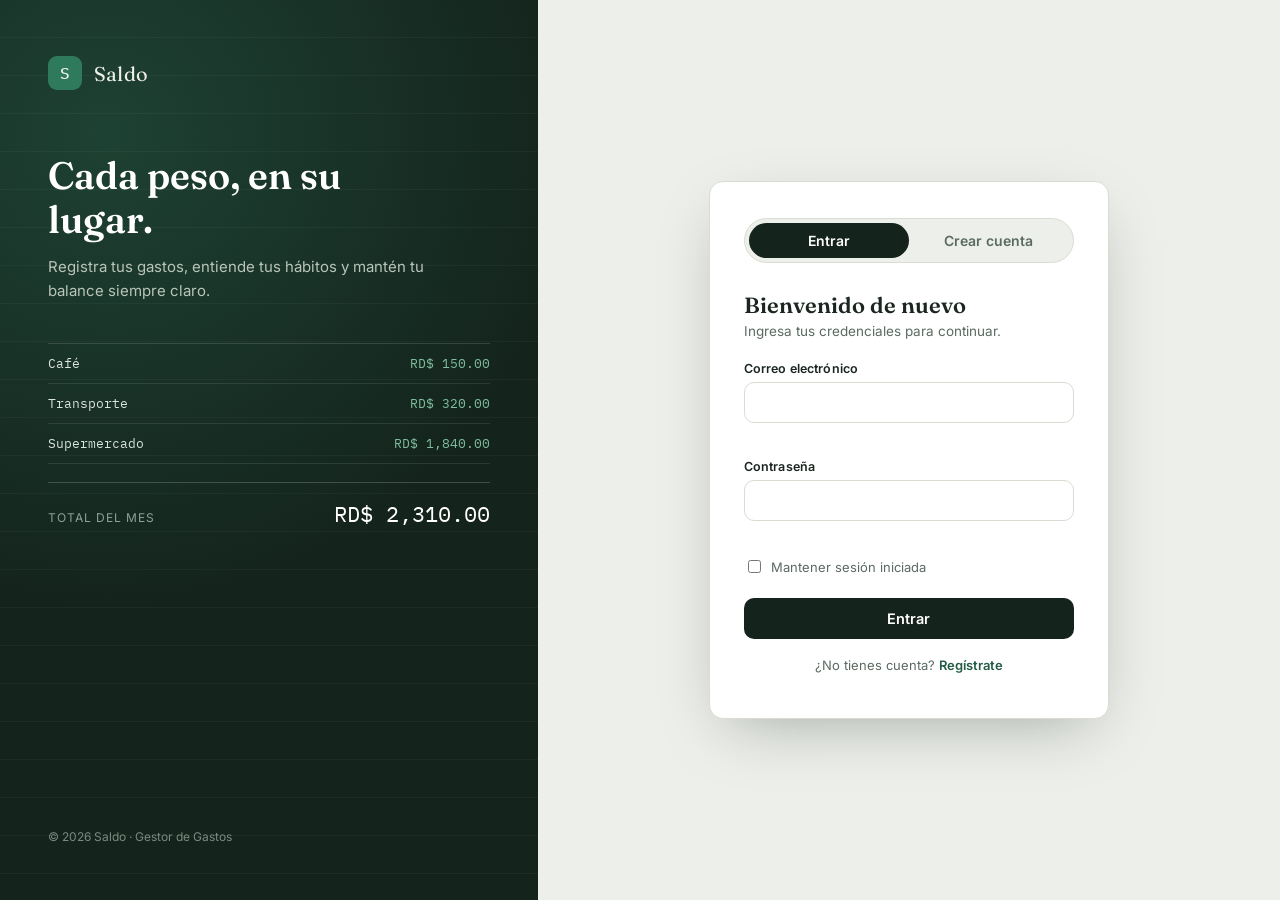
<file: GestorGastos.API/wwwroot/index.html>
<!DOCTYPE html>
<html lang="en">
<head>
    <meta charset="UTF-8">
    <meta name="viewport" content="width=device-width, initial-scale=1.0">
    <title>Document</title>
</head>
<body>
    <script>
        window.location.href = "pages/login.html";
    </script>
</body>
</html>
</file>
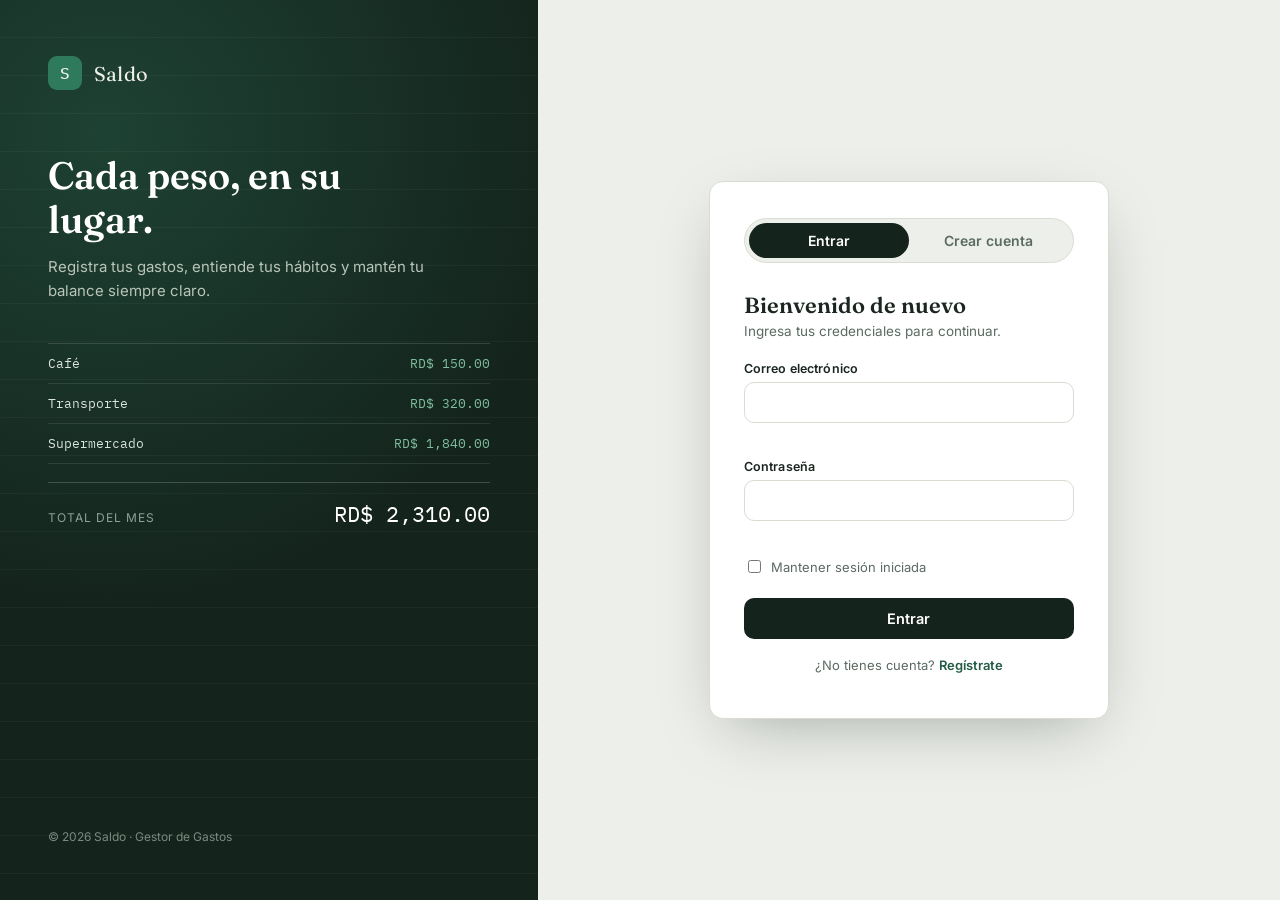
<file: GestorGastos.API/wwwroot/pages/catalogos.html>
<!DOCTYPE html>
<html lang="es">
<head>
<meta charset="UTF-8">
<meta name="viewport" content="width=device-width, initial-scale=1.0">
<title>Saldo — Catálogos</title>
<link rel="icon" type="image/x-icon" href="/favicon.ico?v=1.0">
<link rel="preconnect" href="https://fonts.googleapis.com">
<link rel="preconnect" href="https://fonts.gstatic.com" crossorigin>
<link href="https://fonts.googleapis.com/css2?family=Fraunces:ital,opsz,wght@0,9..144,400;0,9..144,600;0,9..144,700;1,9..144,500&family=Inter:wght@400;500;600;700&family=IBM+Plex+Mono:wght@400;500&display=swap" rel="stylesheet">
<link rel="stylesheet" href="../css/estiloLogin.css">
<link rel="stylesheet" href="../css/estiloDashboard.css">
<link rel="stylesheet" href="../css/estiloCatalogos.css">

<script>
  (function guardInmediato(){
    const token = localStorage.getItem('gestor_gastos_token') || sessionStorage.getItem('gestor_gastos_token');
    if(!token){
      window.location.replace('../pages/login.html');
    }
  })();
</script>
</head>
<body>

<div class="app-shell">

  <!-- ============ SIDEBAR ============ -->
  <aside class="sidebar">
    <div>
      <div class="brand-mark">
        <div class="glyph">S</div>
        <span>Saldo</span>
      </div>

      <ul class="nav-list" style="margin-top:28px;">
        <li><a href="dashboard.html">Resumen</a></li>
        <li><a href="gastos.html">Gastos</a></li>
        <li><a href="catalogos.html" class="active">Catálogos</a></li>
        <li><a href="reportes.html">Reportes</a></li>
        <li><a href="presupuestos.html">Presupuestos</a></li>
        <li><a href="importacion.html">Importar gastos</a></li>
      </ul>
    </div>

    <div class="sidebar-foot sidebar-foot-acciones">
      <a href="perfil.html" class="logout-btn">Mi Cuenta</a>
      <button class="logout-btn" id="btnLogout">Cerrar sesión</button>
    </div>
  </aside>

  <!-- ============ CONTENIDO PRINCIPAL ============ -->
  <main class="main">

    <div class="main-header">
      <div>
        <h1 id="tituloCatalogo">Categorías</h1>
        <p class="fecha">Administra los catálogos que usas al registrar tus gastos.</p>
      </div>
      <button class="btn-primary" id="btnAbrirModal">
        <span class="btn-label">+ Agregar categoría</span>
      </button>
    </div>

    <!-- ---------- Tabs ---------- -->
    <div class="tabs-catalogo">
      <button type="button" class="tab-catalogo-btn active" data-tab="categorias">Categorías</button>
      <button type="button" class="tab-catalogo-btn" data-tab="metodosPago">Métodos de Pago</button>
    </div>

    <div class="banner" id="catalogosBanner"></div>

    <!-- ---------- Tabla (cambia según el tab activo) ---------- -->
    <section class="section-card tabla-card">
      <div id="tablaCatalogoContenedor" class="tabla-scroll">
        <div class="estado-vacio">Cargando...</div>
      </div>
    </section>

  </main>
</div>

<!-- ============ MODAL DINÁMICO: AGREGAR / EDITAR (categoría o método de pago) ============ -->
<div class="modal-overlay" id="modalOverlay">
  <div class="modal-card">
    <h2 id="modalTitulo">Agregar categoría</h2>

    <div class="banner" id="modalBanner"></div>

    <form id="formCatalogo" class="active" novalidate>
      <input type="hidden" id="catalogoId" value="">
      <div class="field" style="margin-bottom:20px;">
        <label for="catalogoNombre">Nombre</label>
        <input type="text" id="catalogoNombre" name="nombre" placeholder="Ej. Académico, Transporte, Tarjeta..." required>
        <span class="field-error" id="errCatalogoNombre"></span>
      </div>

      <div class="modal-actions">
        <button type="button" class="btn-secondary" id="btnCancelarModal">Cancelar</button>
        <button type="submit" class="btn-primary" id="btnGuardarCatalogo">
          <span class="spinner"></span>
          <span class="btn-label">Guardar</span>
        </button>
      </div>
    </form>
  </div>
</div>

<script src="../js/scriptComun.js"></script>
<script src="../js/scriptCatalogos.js"></script>

</body>
</html>
</file>
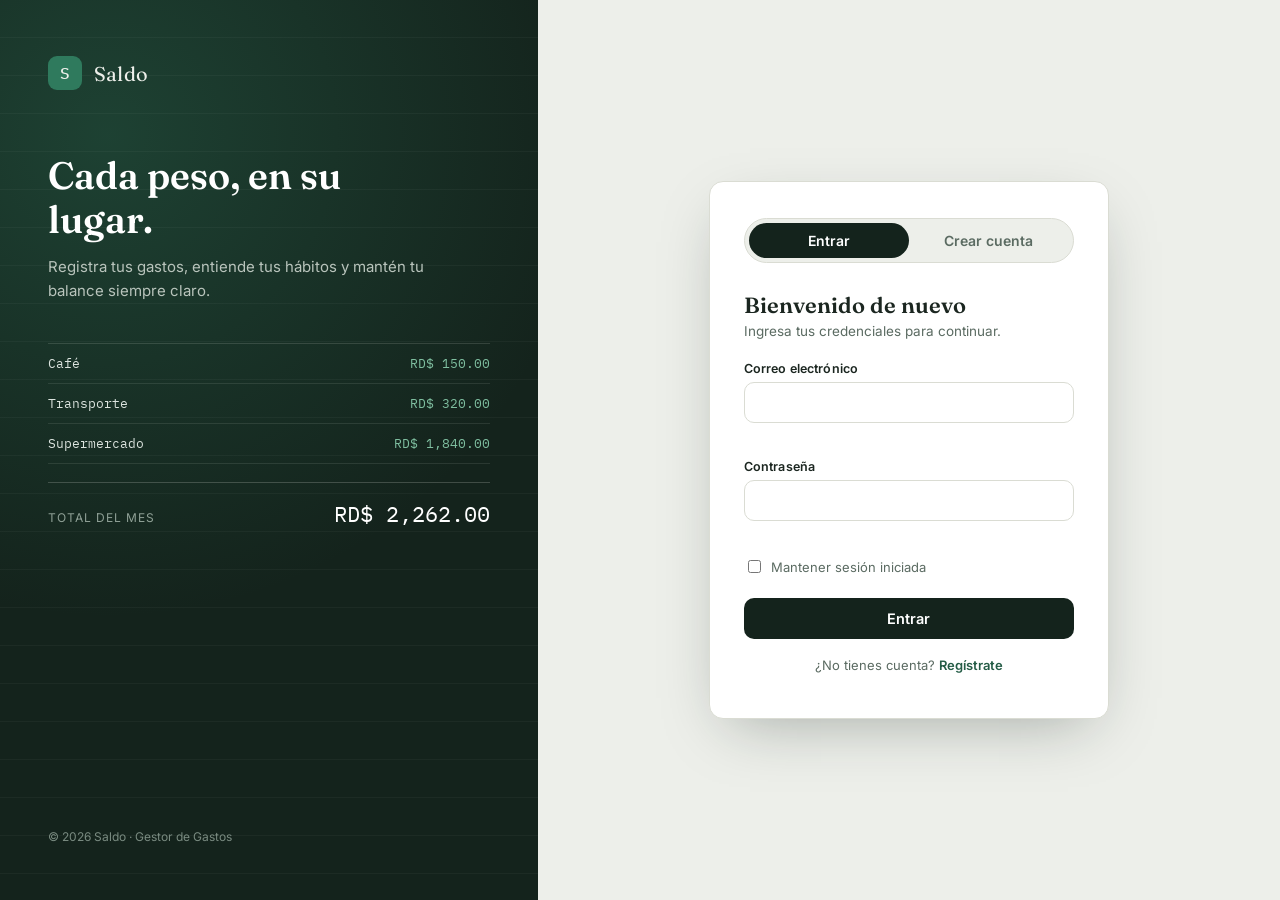
<file: GestorGastos.API/wwwroot/pages/gastos.html>
<!DOCTYPE html>
<html lang="es">
<head>
<meta charset="UTF-8">
<meta name="viewport" content="width=device-width, initial-scale=1.0">
<title>Saldo — Gastos</title>
<link rel="icon" type="image/x-icon" href="/favicon.ico?v=1.0">
<link rel="preconnect" href="https://fonts.googleapis.com">
<link rel="preconnect" href="https://fonts.gstatic.com" crossorigin>
<link href="https://fonts.googleapis.com/css2?family=Fraunces:ital,opsz,wght@0,9..144,400;0,9..144,600;0,9..144,700;1,9..144,500&family=Inter:wght@400;500;600;700&family=IBM+Plex+Mono:wght@400;500&display=swap" rel="stylesheet">
<link rel="stylesheet" href="../css/estiloLogin.css">
<link rel="stylesheet" href="../css/estiloDashboard.css">
<link rel="stylesheet" href="../css/estiloGastos.css">

<script>
  (function guardInmediato(){
    const token = localStorage.getItem('gestor_gastos_token') || sessionStorage.getItem('gestor_gastos_token');
    if(!token){
      window.location.replace('../pages/login.html');
    }
  })();
</script>
</head>
<body>

<div class="app-shell">

  <!-- ============ SIDEBAR ============ -->
  <aside class="sidebar">
    <div>
      <div class="brand-mark">
        <div class="glyph">S</div>
        <span>Saldo</span>
      </div>

      <ul class="nav-list" style="margin-top:28px;">
        <li><a href="dashboard.html">Resumen</a></li>
        <li><a href="gastos.html" class="active">Gastos</a></li>
        <li><a href="catalogos.html">Catálogos</a></li>
        <li><a href="reportes.html">Reportes</a></li>
        <li><a href="presupuestos.html">Presupuestos</a></li>
        <li><a href="importacion.html">Importar gastos</a></li>
      </ul>
    </div>

    <div class="sidebar-foot sidebar-foot-acciones">
      <a href="perfil.html" class="logout-btn">Mi Cuenta</a>
      <button class="logout-btn" id="btnLogout">Cerrar sesión</button>
    </div>
  </aside>

  <!-- ============ CONTENIDO PRINCIPAL ============ -->
  <main class="main">

    <div class="main-header">
      <div>
        <h1>Gastos</h1>
        <p class="fecha" id="contadorResultados"></p>
      </div>
      <button class="btn-primary" id="btnAbrirModal">
        + Agregar gasto
      </button>
    </div>

    <!-- ---------- Barra de filtros ---------- -->
    <section class="filtros-bar">
      <div class="field filtro-buscar">
        <label for="filtroTexto">Buscar</label>
        <input type="text" id="filtroTexto" placeholder="Concepto o nota...">
      </div>

      <div class="field">
        <label for="filtroCategoria">Categoría</label>
        <select id="filtroCategoria">
          <option value="">Todas</option>
        </select>
      </div>

      <div class="field">
        <label for="filtroMetodoPago">Método de pago</label>
        <select id="filtroMetodoPago">
          <option value="">Todos</option>
        </select>
      </div>

      <div class="field">
        <label for="filtroDesde">Desde</label>
        <input type="date" id="filtroDesde">
      </div>

      <div class="field">
        <label for="filtroHasta">Hasta</label>
        <input type="date" id="filtroHasta">
      </div>

      <div class="field remember" style="margin-top: 14px;">
        <input type="checkbox" id="filtroEliminados">
        <label for="filtroEliminados">Mostrar gastos en papelera</label>
      </div>

      <button type="button" class="btn-secondary" id="btnLimpiarFiltros">Limpiar</button>
    </section>

    <!-- ---------- Tabla de gastos ---------- -->
    <section class="section-card tabla-card">
      <div id="tablaGastosContenedor" class="tabla-scroll">
        <div class="estado-vacio">Cargando tus gastos...</div>
      </div>
    </section>

  </main>
</div>

<!-- ============ MODAL: AGREGAR / EDITAR GASTO (compartido) ============ -->
<div class="modal-overlay" id="modalOverlay">
    <div class="modal-card">
      <h2 id="modalTitulo">Agregar gasto</h2>

      <div class="banner" id="gastoBanner"></div>

      <form id="formGasto" class="active" novalidate>
        <input type="hidden" id="gastoId" value="">
        <div class="field" style="margin-bottom:14px;">
          <label for="gastoConcepto">Concepto</label>
          <input type="text" id="gastoConcepto" name="concepto" required>
          <span class="field-error" id="errGastoConcepto"></span>
        </div>

        <div class="field" style="margin-bottom:14px;">
          <label for="gastoDescripcion">Nota (opcional)</label>
          <input type="text" id="gastoDescripcion" name="descripcion">
          <span class="field-error" id="errGastoDescripcion"></span>
        </div>

        <div class="field" style="margin-bottom:14px;">
          <label for="gastoCategoria">Categoría</label>
          <select id="gastoCategoria" name="categoriaId" required>
            <option value="">Cargando categorías...</option>
          </select>
          <span class="field-error" id="errGastoCategoria"></span>
        </div>

        <div class="field" style="margin-bottom:14px;">
          <label for="gastoMetodoPago">Método de pago</label>
          <select id="gastoMetodoPago" name="metodoPagoId" required>
            <option value="">Cargando métodos de pago...</option>
          </select>
          <span class="field-error" id="errGastoMetodoPago"></span>
        </div>

        <div class="field" style="margin-bottom:14px;">
          <label for="gastoMonto">Monto</label>
          <input type="number" id="gastoMonto" name="monto" min="0" step="0.01" required>
          <span class="field-error" id="errGastoMonto"></span>
        </div>

        <div class="field" style="margin-bottom:14px;">
          <label for="gastoMoneda">Moneda</label>
          <select id="gastoMoneda" name="moneda" required>
              <option value="DOP">DOP — Peso dominicano</option>
              <option value="USD">USD — Dólar estadounidense</option>
              <option value="EUR">EUR — Euro</option>
              <option value="AUD">AUD — Dólar australiano</option>
              <option value="MXN">MXN — Peso mexicano</option>
              <option value="COP">COP — Peso colombiano</option>
              <option value="ARS">ARS — Peso argentino</option>
              <option value="GBP">GBP — Libra esterlina</option>
              <option value="CAD">CAD — Dólar canadiense</option>
          </select>
          <span class="field-error" id="errGastoMoneda"></span>
        </div>

        <div class="field" style="margin-bottom:20px;">
          <label for="gastoFecha">Fecha y hora</label>
          <input type="datetime-local" id="gastoFecha" name="fecha" required>
          <span class="field-error" id="errGastoFecha"></span>
        </div>

        <div class="modal-actions">
          <button type="button" class="btn-secondary" id="btnCancelarModal">Cancelar</button>
          <button type="submit" class="btn-primary" id="btnGuardarGasto">
            <span class="spinner"></span>
            <span class="btn-label">Guardar</span>
          </button>
        </div>
      </form>
    </div>
  </div>

<script src="../js/scriptComun.js"></script>
<script src="../js/scriptGastos.js"></script>

</body>
</html>
</file>
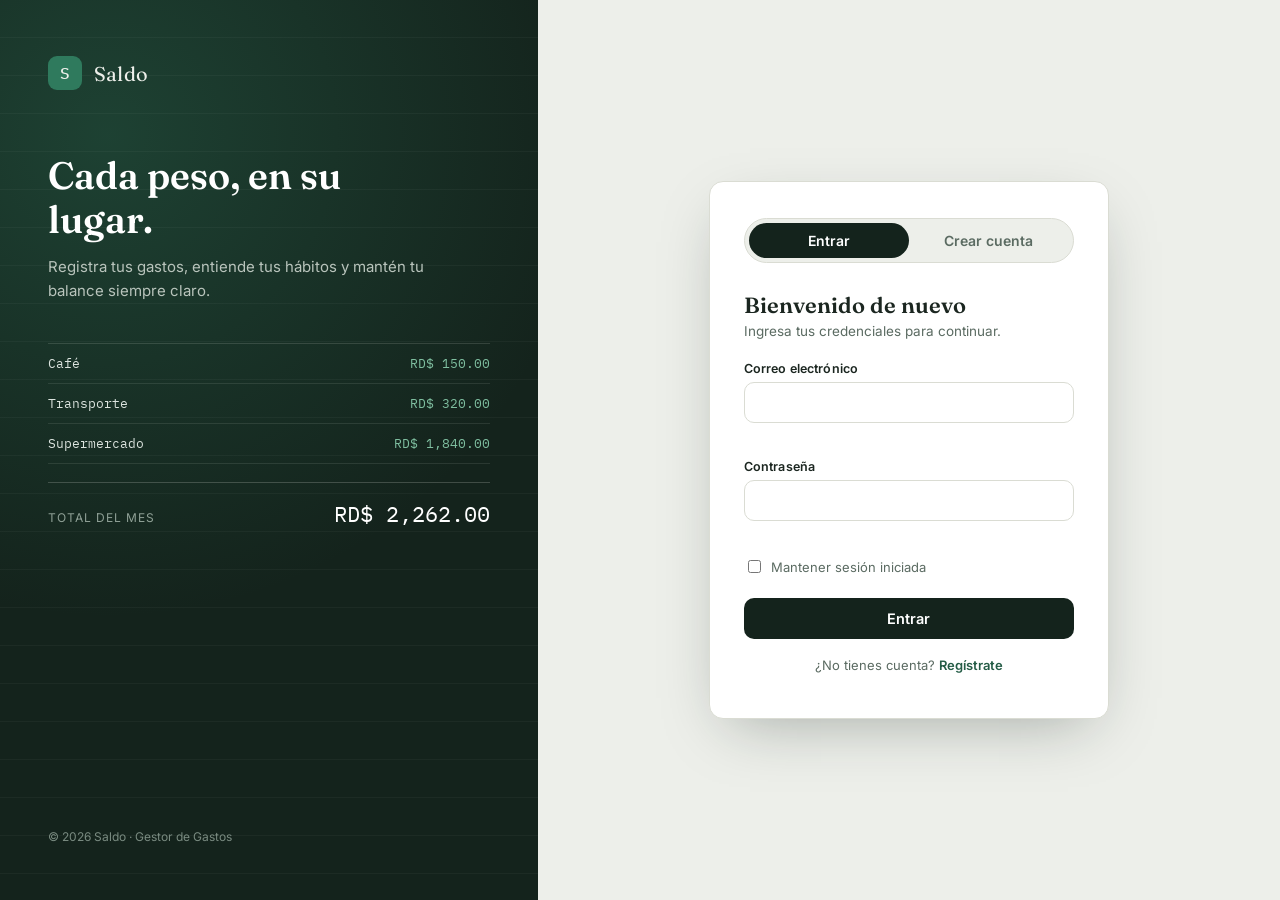
<file: GestorGastos.API/wwwroot/pages/importacion.html>
<!DOCTYPE html>
<html lang="es">
<head>
<meta charset="UTF-8">
<meta name="viewport" content="width=device-width, initial-scale=1.0">
<title>Saldo — Importar</title>
<link rel="icon" type="image/x-icon" href="/favicon.ico?v=1.0">
<link rel="preconnect" href="https://fonts.googleapis.com">
<link rel="preconnect" href="https://fonts.gstatic.com" crossorigin>
<link href="https://fonts.googleapis.com/css2?family=Fraunces:ital,opsz,wght@0,9..144,400;0,9..144,600;0,9..144,700;1,9..144,500&family=Inter:wght@400;500;600;700&family=IBM+Plex+Mono:wght@400;500&display=swap" rel="stylesheet">
<link rel="stylesheet" href="../css/estiloLogin.css">
<link rel="stylesheet" href="../css/estiloDashboard.css">
<link rel="stylesheet" href="../css/estiloImportacion.css">

<script>
  (function guardInmediato(){
    const token = localStorage.getItem('gestor_gastos_token') || sessionStorage.getItem('gestor_gastos_token');
    if(!token){
      window.location.replace('../pages/login.html');
    }
  })();
</script>
</head>
<body>

<div class="app-shell">

  <!-- ============ SIDEBAR ============ -->
  <aside class="sidebar">
    <div>
      <div class="brand-mark">
        <div class="glyph">S</div>
        <span>Saldo</span>
      </div>

      <ul class="nav-list" style="margin-top:28px;">
        <li><a href="dashboard.html">Resumen</a></li>
        <li><a href="gastos.html">Gastos</a></li>
        <li><a href="catalogos.html">Catálogos</a></li>
        <li><a href="reportes.html">Reportes</a></li>
        <li><a href="presupuestos.html">Presupuestos</a></li>
        <li><a href="importacion.html" class="active">Importar gastos</a></li>
      </ul>
    </div>

    <div class="sidebar-foot sidebar-foot-acciones">
      <a href="perfil.html" class="logout-btn">Mi Cuenta</a>
      <button class="logout-btn" id="btnLogout">Cerrar sesión</button>
    </div>
  </aside>

  <!-- ============ CONTENIDO PRINCIPAL ============ -->
  <main class="main">

    <div class="main-header">
        <div>
            <h1>Importar gastos</h1>
            <p class="fecha">Sube un archivo Excel (.xlsx) con tus gastos para registrarlos en lote.</p>
        </div>
    </div>

    <div class="banner" id="importacionBanner"></div>

    <!-- ---------- Tarjeta principal: Drag & Drop ---------- -->
    <section class="section-card">

      <div class="dropzone" id="dropzone" tabindex="0" role="button" aria-label="Seleccionar o arrastrar archivo Excel">
        <div class="dropzone-icono">⇪</div>
        <p class="dropzone-titulo">Arrastra tu archivo Excel aquí</p>
        <p class="dropzone-sub">o haz clic para buscarlo en tu equipo · solo .xlsx</p>
      </div>

      <!-- CRÍTICO: input oculto, exactamente este selector -->
      <input type="file" accept=".xlsx" id="archivoExcel" hidden>

      <div class="archivo-seleccionado" id="archivoSeleccionado" style="display:none;">
        <div class="archivo-info">
          <span class="archivo-icono">📄</span>
          <div>
            <div class="archivo-nombre" id="nombreArchivo"></div>
            <div class="archivo-peso" id="pesoArchivo"></div>
          </div>
        </div>
        <button type="button" class="btn-icono" id="btnQuitarArchivo" title="Quitar archivo">✕</button>
      </div>

      <div class="importar-acciones">
        <button type="button" class="btn-primary" id="btnImportar" disabled>
          <span class="spinner"></span>
          <span class="btn-label">Importar archivo</span>
        </button>
      </div>

    </section>

    <!-- ---------- Resumen de resultados (oculto hasta la primera importación) ---------- -->
    <div id="resumenImportacion" style="display:none;" class="resumen-card"></div>

    <div>
      <p></p>
    </div>

    <div class="plantilla-info-box">
        <div class="plantilla-text">
          <h3>¿No estás seguro del formato?</h3>
          <p>Descarga la plantilla oficial de Excel. Utiliza las columnas correctas y asegúrate de que tus datos se importen sin conflictos.</p>
        </div>
      <button type="button" id="btnDescargarPlantilla" class="btn-secondary">
        <span class="spinner"></span>
        <span class="btn-label">Descargar Plantilla</span>
      </button>
    </div>

  </main>
</div>

<script src="../js/scriptComun.js"></script>
<script src="../js/scriptImportacion.js"></script>

</body>
</html>
</file>
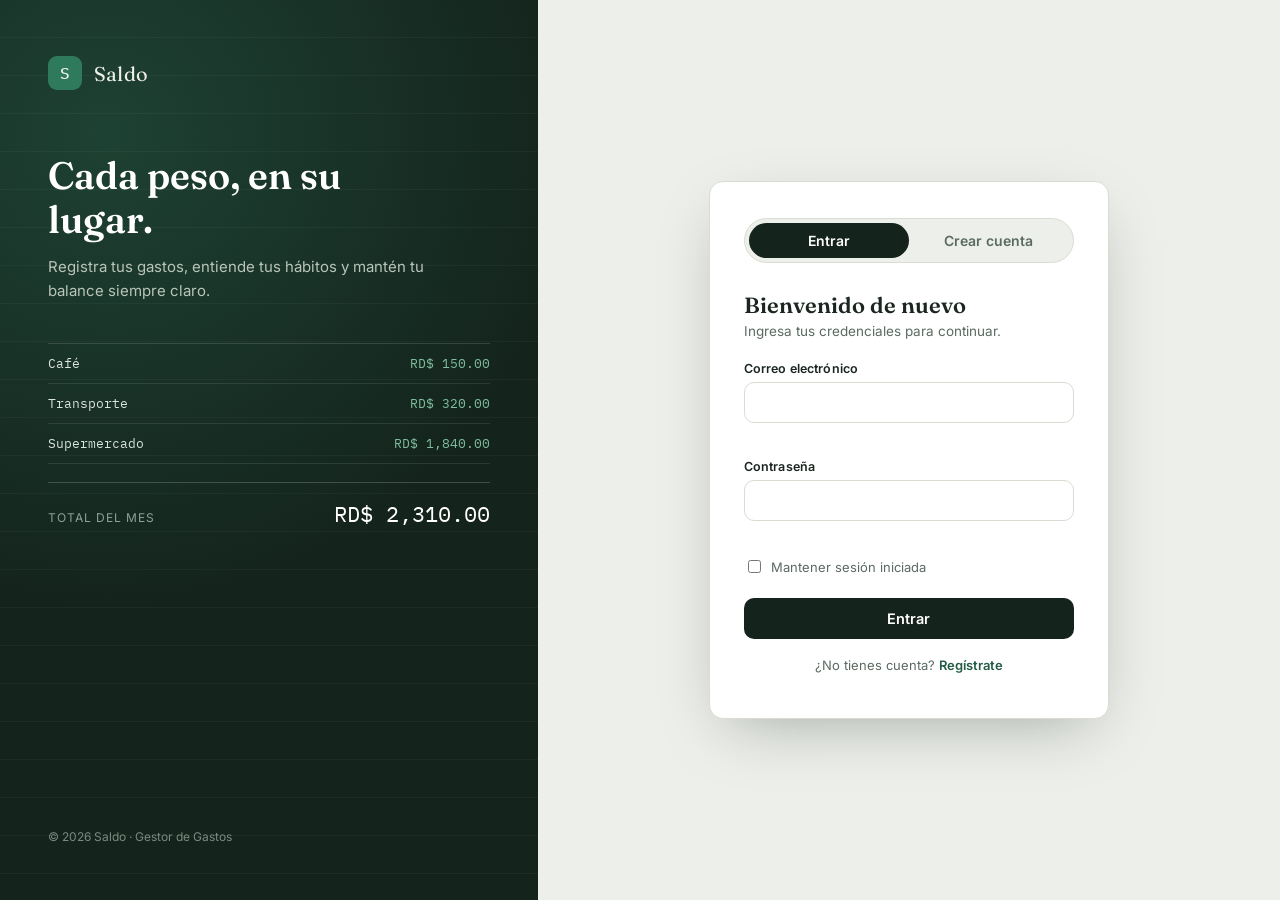
<file: GestorGastos.API/wwwroot/pages/login.html>
<!DOCTYPE html>
<html lang="es">
<head>
<meta charset="UTF-8">
<meta name="viewport" content="width=device-width, initial-scale=1.0">
<title>Saldo — Acceso</title>
<link rel="icon" type="image/x-icon" href="/favicon.ico?v=1.0">
<link rel="preconnect" href="https://fonts.googleapis.com">
<link rel="preconnect" href="https://fonts.gstatic.com" crossorigin>
<link href="https://fonts.googleapis.com/css2?family=Fraunces:ital,opsz,wght@0,9..144,400;0,9..144,600;0,9..144,700;1,9..144,500&family=Inter:wght@400;500;600;700&family=IBM+Plex+Mono:wght@400;500&display=swap" rel="stylesheet">
<link rel="stylesheet" href="../css/estiloLogin.css">
</head>
<body>

<div class="shell">

  <aside class="brand-panel">
    <div>
      <div class="brand-mark">
        <div class="glyph">S</div>
        <span>Saldo</span>
      </div>
      <div class="brand-copy">
        <h1>Cada peso, en su lugar.</h1>
        <p>Registra tus gastos, entiende tus hábitos y mantén tu balance siempre claro.</p>
      </div>

      <div class="ledger" id="ledger">
        <div class="ledger-row" style="animation-delay:0.1s">
          <span class="cat">Café</span><span class="amt">RD$ 150.00</span>
        </div>
        <div class="ledger-row" style="animation-delay:0.25s">
          <span class="cat">Transporte</span><span class="amt">RD$ 320.00</span>
        </div>
        <div class="ledger-row" style="animation-delay:0.4s">
          <span class="cat">Supermercado</span><span class="amt">RD$ 1,840.00</span>
        </div>
        <div class="ledger-total">
          <span class="label">Total del mes</span>
          <span class="value" id="ledgerTotal">RD$ 0.00</span>
        </div>
      </div>
    </div>

    <div class="brand-foot">© 2026 Saldo · Gestor de Gastos</div>
  </aside>

  <main class="form-panel">
    <div class="card">

      <div class="tabs" id="tabs">
        <div class="indicator"></div>
        <button class="tab-btn active" id="tabLogin" type="button">Entrar</button>
        <button class="tab-btn" id="tabRegistro" type="button">Crear cuenta</button>
      </div>

      <div id="viewLogin">
        <h2 class="panel-title">Bienvenido de nuevo</h2>
        <p class="panel-sub">Ingresa tus credenciales para continuar.</p>

        <div class="banner" id="loginBanner"></div>

        <form id="formLogin" class="active" novalidate>
          <div class="field">
            <label for="loginCorreo">Correo electrónico</label>
            <input type="email" id="loginCorreo" name="correo" autocomplete="email" required>
            <span class="field-error" id="errLoginCorreo"></span>
          </div>
          <div class="field">
            <label for="loginPassword">Contraseña</label>
            <input type="password" id="loginPassword" name="password" autocomplete="current-password" required>
            <span class="field-error" id="errLoginPassword"></span>
          </div>

          <div class="row-between">
            <label class="remember">
              <input type="checkbox" id="loginRecordar">
              Mantener sesión iniciada
            </label>
          </div>

          <button type="submit" class="submit-btn" id="btnLogin">
            <span class="spinner"></span>
            <span class="btn-label">Entrar</span>
          </button>
        </form>

        <p class="switch-hint">¿No tienes cuenta? <button type="button" id="linkToRegistro">Regístrate</button></p>
      </div>

      <div id="viewRegistro" style="display:none;">
        <h2 class="panel-title">Crea tu cuenta</h2>
        <p class="panel-sub">Empieza a llevar el control de tus gastos hoy.</p>

        <div class="banner" id="registroBanner"></div>

        <form id="formRegistro" novalidate>
          <div class="field">
            <label for="regNombre">Nombre completo</label>
            <input type="text" id="regNombre" name="nombre" autocomplete="name" required>
            <span class="field-error" id="errRegNombre"></span>
          </div>
          <div class="field">
            <label for="regCorreo">Correo electrónico</label>
            <input type="email" id="regCorreo" name="correo" autocomplete="email" required>
            <span class="field-error" id="errRegCorreo"></span>
          </div>
          <div class="field">
            <label for="regPassword">Contraseña</label>
            <input type="password" id="regPassword" name="password" autocomplete="new-password" required>
            <span class="field-error" id="errRegPassword"></span>
          </div>
          <div class="field">
            <label for="regConfirmarPassword">Confirmar contraseña</label>
            <input type="password" id="regConfirmarPassword" name="confirmarPassword" autocomplete="new-password" required>
            <span class="field-error" id="errRegConfirmarPassword"></span>
          </div>

          <div class="field">
            <label for="regMoneda">Moneda principal</label>
            <select id="regMoneda" name="moneda" required>
              <option value="DOP" selected>DOP — Peso dominicano</option>
              <option value="USD">USD — Dólar estadounidense</option>
              <option value="EUR">EUR — Euro</option>
              <option value="MXN">MXN — Peso mexicano</option>
              <option value="COP">COP — Peso colombiano</option>
              <option value="ARS">ARS — Peso argentino</option>
              <option value="GBP">GBP — Libra esterlina</option>
              <option value="CAD">CAD — Dólar canadiense</option>
            </select>
            <span class="field-hint">Podrás cambiarla luego desde tu perfil.</span>
            <span class="field-error" id="errRegMoneda"></span>
          </div>

          <button type="submit" class="submit-btn" id="btnRegistro">
            <span class="spinner"></span>
            <span class="btn-label">Crear cuenta</span>
          </button>
        </form>

        <p class="switch-hint">¿Ya tienes cuenta? <button type="button" id="linkToLogin">Inicia sesión</button></p>
      </div>

    </div>
  </main>
</div>

<script src="../js/scriptComun.js"></script>
<script src="../js/scriptAutenticacion.js"></script>

</body>
</html>
</file>
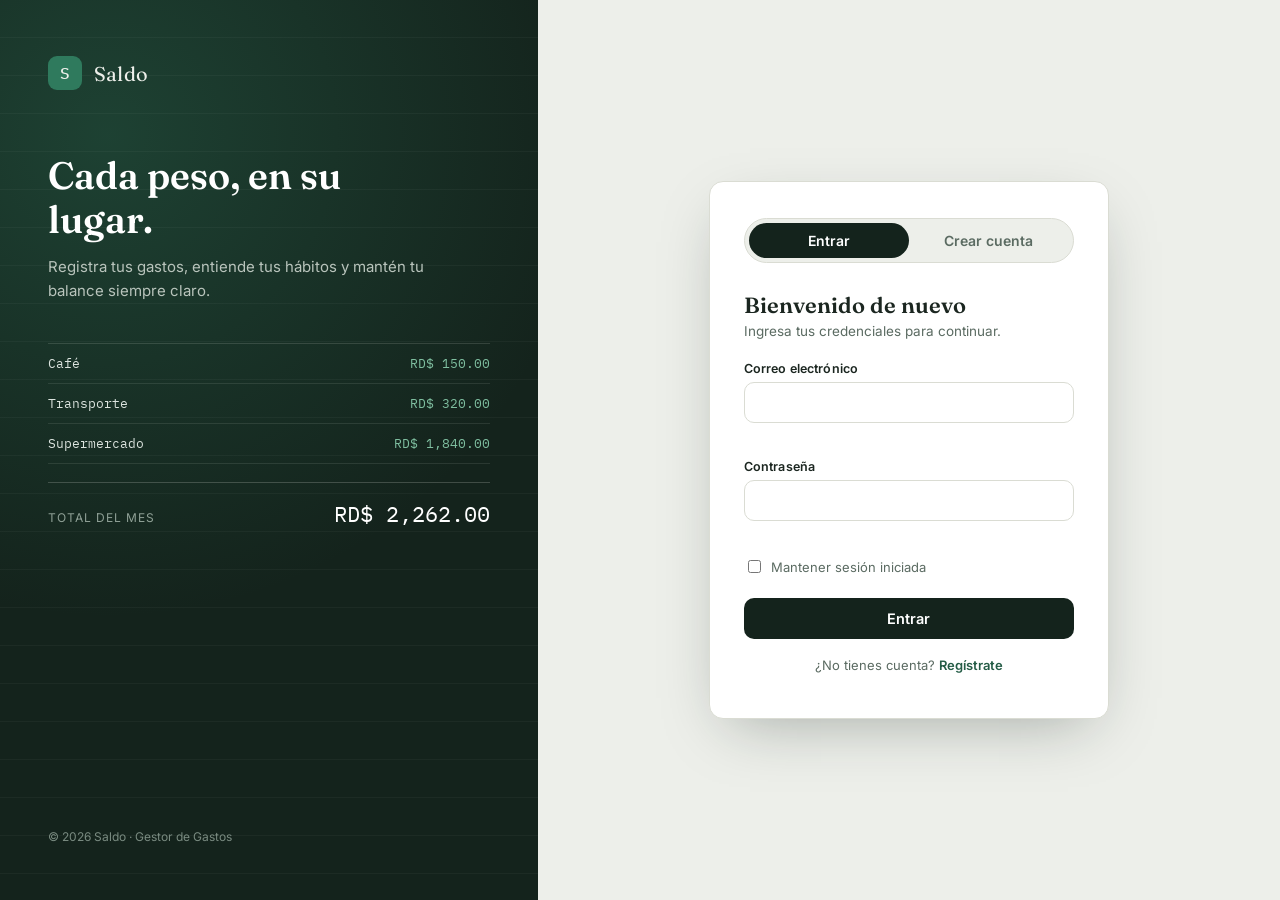
<file: GestorGastos.API/wwwroot/pages/perfil.html>
<!DOCTYPE html>
<html lang="es">
<head>
<meta charset="UTF-8">
<meta name="viewport" content="width=device-width, initial-scale=1.0">
<title>Saldo — Mi Cuenta</title>
<link rel="icon" type="image/x-icon" href="/favicon.ico?v=1.0">
<link rel="preconnect" href="https://fonts.googleapis.com">
<link rel="preconnect" href="https://fonts.gstatic.com" crossorigin>
<link href="https://fonts.googleapis.com/css2?family=Fraunces:ital,opsz,wght@0,9..144,400;0,9..144,600;0,9..144,700;1,9..144,500&family=Inter:wght@400;500;600;700&family=IBM+Plex+Mono:wght@400;500&display=swap" rel="stylesheet">
<link rel="stylesheet" href="../css/estiloLogin.css">
<link rel="stylesheet" href="../css/estiloDashboard.css">
<link rel="stylesheet" href="../css/estiloPerfil.css">

<script>
  (function guardInmediato(){
    const token = localStorage.getItem('gestor_gastos_token') || sessionStorage.getItem('gestor_gastos_token');
    if(!token){
      window.location.replace('../pages/login.html');
    }
  })();
</script>
</head>
<body>

<div class="app-shell">

  <aside class="sidebar">
    <div>
      <div class="brand-mark">
        <div class="glyph">S</div>
        <span>Saldo</span>
      </div>

      <ul class="nav-list" style="margin-top:28px;">
        <li><a href="dashboard.html">Resumen</a></li>
        <li><a href="gastos.html">Gastos</a></li>
        <li><a href="catalogos.html">Catálogos</a></li>
        <li><a href="reportes.html">Reportes</a></li>
        <li><a href="presupuestos.html">Presupuestos</a></li>
        <li><a href="importacion.html">Importar</a></li>
      </ul>
    </div>

    <div class="sidebar-foot sidebar-foot-acciones">
      <a href="perfil.html" class="logout-btn">Mi Cuenta</a>
      <button class="logout-btn" id="btnLogout">Cerrar sesión</button>
    </div>
  </aside>

  <main class="main">

    <div class="main-header">
      <div>
        <h1>Mi Cuenta</h1>
        <p class="fecha">Administra tus datos personales, preferencias y seguridad.</p>
      </div>
    </div>

    <div class="perfil-grid">

      <section class="section-card">
        <div class="section-header">
          <h2>Datos personales</h2>
        </div>

        <div class="banner" id="bannerNombre"></div>

        <form id="formNombre" novalidate>
          <div class="field" style="margin-bottom:16px;">
            <label for="perfilNombre">Nombre</label>
            <input type="text" id="perfilNombre" name="nombre" required>
            <span class="field-error" id="errPerfilNombre"></span>
          </div>

          <button type="submit" class="btn-primary" id="btnActualizarNombre">
            <span class="spinner"></span>
            <span class="btn-label">Actualizar Nombre</span>
          </button>
        </form>
      </section>

      <section class="section-card">
        <div class="section-header">
          <h2>Preferencias</h2>
        </div>

        <div class="banner" id="bannerMoneda"></div>

        <form id="formMoneda" novalidate>
          <div class="field" style="margin-bottom:16px;">
            <label for="perfilMoneda">Moneda</label>
            <select id="perfilMoneda" name="moneda" required>
              <option value="DOP">DOP — Peso dominicano</option>
              <option value="USD">USD — Dólar estadounidense</option>
              <option value="EUR">EUR — Euro</option>
              <option value="AUD">AUD — Dólar australiano</option>
              <option value="MXN">MXN — Peso mexicano</option>
              <option value="COP">COP — Peso colombiano</option>
              <option value="ARS">ARS — Peso argentino</option>
              <option value="GBP">GBP — Libra esterlina</option>
              <option value="CAD">CAD — Dólar canadiense</option>
            </select>
            <span class="field-error" id="errPerfilMoneda"></span>
          </div>

          <button type="submit" class="btn-primary" id="btnActualizarMoneda">
            <span class="spinner"></span>
            <span class="btn-label">Actualizar Moneda</span>
          </button>
        </form>
      </section>

      <section class="section-card">
        <div class="section-header">
          <h2>Seguridad</h2>
        </div>

        <div class="banner" id="bannerPassword"></div>

        <form id="formPassword" novalidate>
          <div class="field" style="margin-bottom:14px;">
            <label for="passwordActual">Contraseña actual</label>
            <input type="password" id="passwordActual" name="passwordActual" autocomplete="current-password" required>
            <span class="field-error" id="errPasswordActual"></span>
          </div>

          <div class="field" style="margin-bottom:14px;">
            <label for="passwordNuevo">Nueva contraseña</label>
            <input type="password" id="passwordNuevo" name="passwordNuevo" autocomplete="new-password" required>
            <span class="field-error" id="errPasswordNuevo"></span>
          </div>

          <div class="field" style="margin-bottom:16px;">
            <label for="passwordConfirmar">Confirmar nueva contraseña</label>
            <input type="password" id="passwordConfirmar" name="passwordConfirmar" autocomplete="new-password" required>
            <span class="field-error" id="errPasswordConfirmar"></span>
          </div>

          <button type="submit" class="btn-primary" id="btnCambiarPassword">
            <span class="spinner"></span>
            <span class="btn-label">Cambiar Contraseña</span>
          </button>
        </form>
      </section>

      <section class="section-card zona-peligro">
        <div class="section-header">
          <h2>Zona de peligro</h2>
        </div>

        <p class="zona-peligro-texto">
          Eliminar tu cuenta borrará permanentemente tus datos, gastos y categorías.
          Esta acción no se puede deshacer.
        </p>

        <button type="button" class="btn-peligro" id="btnEliminarCuenta">
          <span class="spinner"></span>
          <span class="btn-label">Eliminar Cuenta</span>
        </button>
      </section>

    </div>
  </main>
</div>

<script src="../js/scriptComun.js"></script>
<script src="../js/scriptPerfil.js"></script>

</body>
</html>
</file>
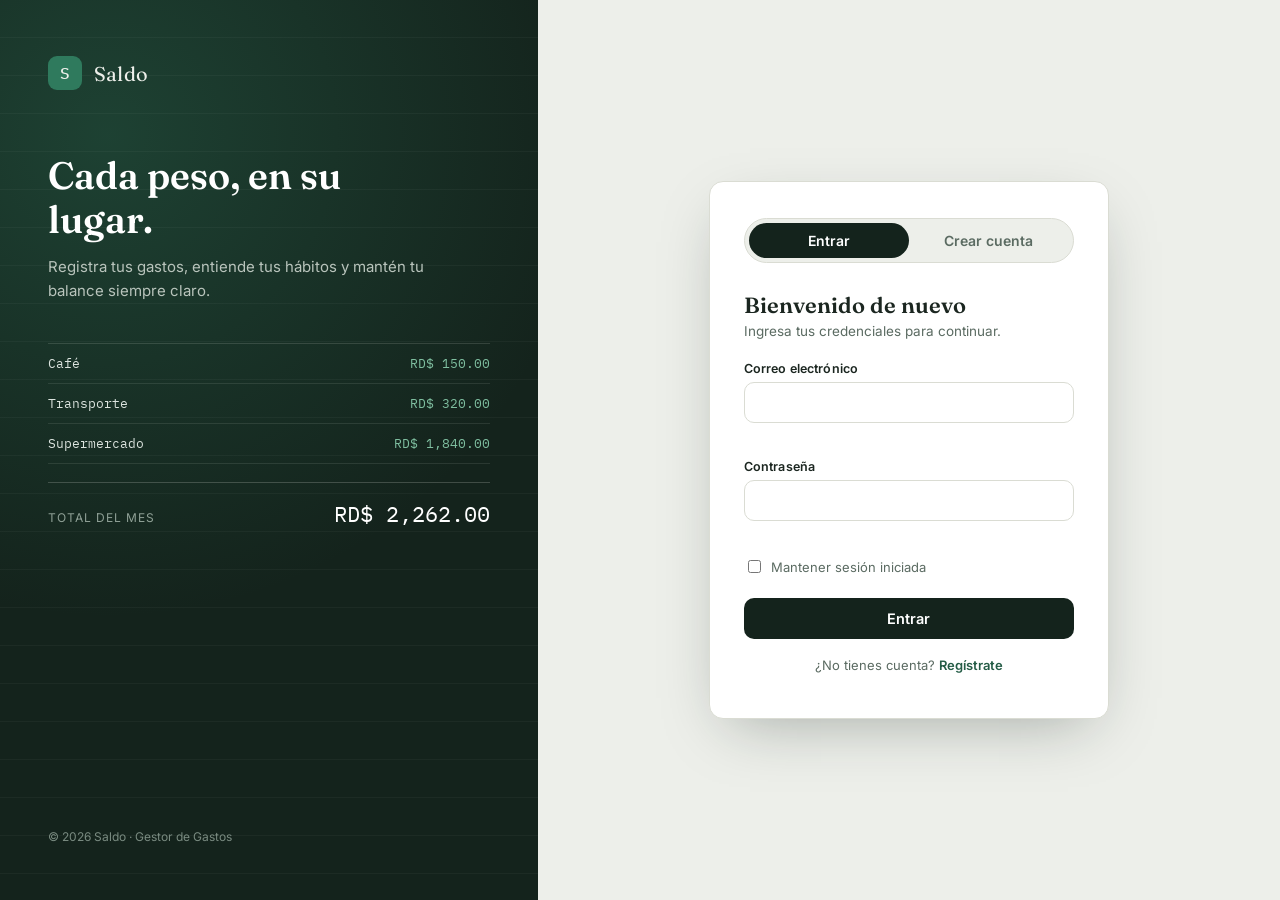
<file: GestorGastos.API/wwwroot/pages/presupuestos.html>
<!DOCTYPE html>
<html lang="es">
<head>
  <meta charset="UTF-8">
  <meta name="viewport" content="width=device-width, initial-scale=1.0">
  <title>Saldo — Presupuestos</title>
  <link rel="icon" type="image/x-icon" href="/favicon.ico?v=1.0">
  <link rel="preconnect" href="https://fonts.googleapis.com">
  <link rel="preconnect" href="https://fonts.gstatic.com" crossorigin>
  <link href="https://fonts.googleapis.com/css2?family=Fraunces:ital,opsz,wght@0,9..144,400;0,9..144,600;0,9..144,700;1,9..144,500&family=Inter:wght@400;500;600;700&family=IBM+Plex+Mono:wght@400;500&display=swap" rel="stylesheet">
  <link rel="stylesheet" href="../css/estiloLogin.css">
  <link rel="stylesheet" href="../css/estiloDashboard.css">
  <link rel="stylesheet" href="../css/estiloPresupuestos.css">

  <script>
    // Guard inmediato (ver dashboard.html para la explicación completa).
    (function guardInmediato(){
      const token = localStorage.getItem('gestor_gastos_token') || sessionStorage.getItem('gestor_gastos_token');
      if(!token){
        window.location.replace('../pages/login.html');
      }
    })();
  </script>
</head>
<body>

<div class="app-shell">

  <!-- ============ SIDEBAR ============ -->
  <aside class="sidebar">
    <div>
      <div class="brand-mark">
        <div class="glyph">S</div>
        <span>Saldo</span>
      </div>

      <ul class="nav-list" style="margin-top:28px;">
        <li><a href="dashboard.html">Resumen</a></li>
        <li><a href="gastos.html">Gastos</a></li>
        <li><a href="catalogos.html">Catálogos</a></li>
        <li><a href="reportes.html">Reportes</a></li>
        <li><a href="presupuestos.html" class="active">Presupuestos</a></li>
        <li><a href="importacion.html">Importar</a></li>
      </ul>
    </div>

    <div class="sidebar-foot sidebar-foot-acciones">
      <a href="perfil.html" class="logout-btn">Mi Cuenta</a>
      <button class="logout-btn" id="btnLogout">Cerrar sesión</button>
    </div>
  </aside>

  <!-- ============ CONTENIDO PRINCIPAL ============ -->
  <main class="main">

    <div class="main-header">
      <div>
        <h1>Presupuestos</h1>
        <p class="fecha">Define un tope de gasto por categoría y sigue tu consumo mes a mes.</p>
      </div>
    </div>

    <!-- ---------- Controles: mes + agregar (mismo patrón que Reportes) ---------- -->
    <section class="presupuestos-controles">
      <div class="field field-mes">
        <label for="filtroMonthYear">Mes</label>
        <input type="month" id="filtroMonthYear">
      </div>

      <button id="btnAbrirModal" class="btn-primary">
        <span class="btn-label">+ Agregar Presupuesto</span>
      </button>
    </section>

    <div id="presupuestosBanner" class="banner"></div>

    <div id="alertaExcedidos" class="banner banner-alerta-excedidos" style="display:none;"></div>

    <!-- ---------- Grid de tarjetas ---------- -->
    <section class="section-card">
      <div id="listaPresupuestos" class="grid-presupuestos">
        <div class="estado-vacio">Cargando...</div>
      </div>
    </section>

  </main>
</div>

<!-- ============ MODAL: AGREGAR / EDITAR PRESUPUESTO ============ -->
<div id="modalOverlay" class="modal-overlay">
  <div class="modal-card">
    <h2 id="modalTitulo">Agregar presupuesto</h2>

    <div id="modalBanner" class="banner"></div>

    <form id="formPresupuesto" class="active" novalidate>
      <input type="hidden" id="presupuestoId" value="">

      <div class="field" style="margin-bottom:14px;">
        <label for="presupuestoCategoria">Categoría</label>
        <select id="presupuestoCategoria" required>
          <option value="">Cargando categorías...</option>
        </select>
        <span class="field-error" id="errPresupuestoCategoria"></span>
      </div>

      <div class="field" style="margin-bottom:14px;">
        <label for="presupuestoMonto">Monto máximo</label>
        <input type="number" id="presupuestoMonto" min="0.01" step="0.01" placeholder="0.00" required>
        <span class="field-error" id="errPresupuestoMonto"></span>
      </div>

      <div class="field" style="margin-bottom:20px;">
        <label for="presupuestoMonthYear">Mes y año</label>
        <input type="month" id="presupuestoMonthYear" required>
        <span class="field-error" id="errPresupuestoMonthYear"></span>
      </div>

      <div class="modal-actions">
        <button type="button" id="btnCancelarModal" class="btn-secondary">Cancelar</button>
        <button type="submit" id="btnGuardarPresupuesto" class="btn-primary">
          <span class="spinner"></span>
          <span class="btn-label">Guardar</span>
        </button>
      </div>
    </form>
  </div>
</div>

<script src="../js/scriptComun.js"></script>
<script src="../js/scriptPresupuestos.js"></script>
</body>
</html>
</file>
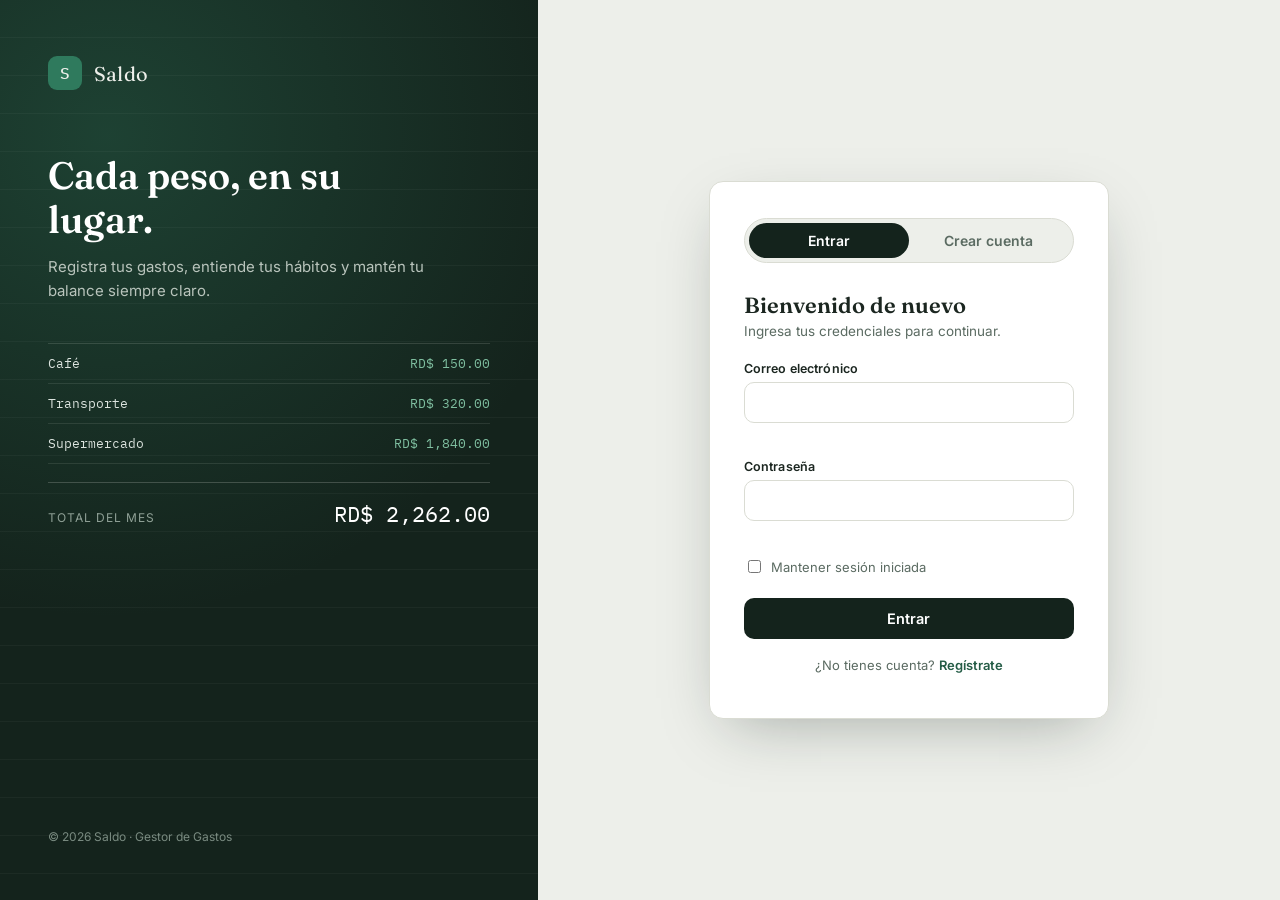
<file: GestorGastos.API/wwwroot/pages/reportes.html>
<!DOCTYPE html>
<html lang="es">
<head>
<meta charset="UTF-8">
<meta name="viewport" content="width=device-width, initial-scale=1.0">
<title>Saldo — Reportes</title>
<link rel="icon" type="image/x-icon" href="/favicon.ico?v=1.0">
<link rel="preconnect" href="https://fonts.googleapis.com">
<link rel="preconnect" href="https://fonts.gstatic.com" crossorigin>
<link href="https://fonts.googleapis.com/css2?family=Fraunces:ital,opsz,wght@0,9..144,400;0,9..144,600;0,9..144,700;1,9..144,500&family=Inter:wght@400;500;600;700&family=IBM+Plex+Mono:wght@400;500&display=swap" rel="stylesheet">
<link rel="stylesheet" href="../css/estiloLogin.css">
<link rel="stylesheet" href="../css/estiloDashboard.css">
<link rel="stylesheet" href="../css/estiloReportes.css">

<script>
  (function guardInmediato(){
    const token = localStorage.getItem('gestor_gastos_token') || sessionStorage.getItem('gestor_gastos_token');
    if(!token){
      window.location.replace('../pages/login.html');
    }
  })();
</script>
</head>
<body>

<div class="app-shell">

  <aside class="sidebar">
    <div>
      <div class="brand-mark">
        <div class="glyph">S</div>
        <span>Saldo</span>
      </div>

      <ul class="nav-list" style="margin-top:28px;">
        <li><a href="dashboard.html">Resumen</a></li>
        <li><a href="gastos.html">Gastos</a></li>
        <li><a href="catalogos.html">Catálogos</a></li>
        <li><a href="reportes.html" class="active">Reportes</a></li>
        <li><a href="presupuestos.html">Presupuestos</a></li>
        <li><a href="importacion.html">Importar gastos</a></li>
      </ul>
    </div>

    <div class="sidebar-foot sidebar-foot-acciones">
      <a href="perfil.html" class="logout-btn">Mi Cuenta</a>
      <button class="logout-btn" id="btnLogout">Cerrar sesión</button>
    </div>
  </aside>

  <main class="main">

    <div class="main-header">
      <div>
        <h1>Reportes</h1>
        <p class="fecha" id="subtituloPeriodo"></p>
      </div>
    </div>

    <section class="reportes-controles">
      <div class="periodo-selectores">
        <div class="field">
          <label for="selectorMes">Mes</label>
          <select id="selectorMes">
            <option value="1">Enero</option>
            <option value="2">Febrero</option>
            <option value="3">Marzo</option>
            <option value="4">Abril</option>
            <option value="5">Mayo</option>
            <option value="6">Junio</option>
            <option value="7">Julio</option>
            <option value="8">Agosto</option>
            <option value="9">Septiembre</option>
            <option value="10">Octubre</option>
            <option value="11">Noviembre</option>
            <option value="12">Diciembre</option>
          </select>
        </div>

        <div class="field">
          <label for="selectorAnio">Año</label>
          <select id="selectorAnio"></select>
        </div>
      </div>

      <div class="exportar-acciones">
        <button type="button" class="btn-secondary" id="btnExportarTxt">
          <span class="spinner"></span>
          <span class="btn-label">Exportar a TXT</span>
        </button>
        <button type="button" class="btn-secondary" id="btnExportarExcel">
          <span class="spinner"></span>
          <span class="btn-label">Exportar a Excel</span>
        </button>
        <button type="button" class="btn-secondary" id="btnExportarJson">
          <span class="spinner"></span>
          <span class="btn-label">Exportar a JSON</span>
        </button>
      </div>
    </section>

    <div class="banner" id="reportesBanner"></div>

    <section class="summary-grid">
      <div class="summary-card">
        <div class="label">Total gastado</div>
        <div class="value skeleton" id="valTotalGastado">—</div>
      </div>
      <div class="summary-card">
        <div class="label">Mes anterior</div>
        <div class="value skeleton" id="valMesAnterior">—</div>
      </div>
      <div class="summary-card">
        <div class="label">Diferencia</div>
        <div class="value skeleton" id="valDiferencia">—</div>
      </div>
      <div class="summary-card">
        <div class="label">Categoría con mayor gasto</div>
        <div class="value skeleton texto-card" id="valCategoriaMayor">—</div>
      </div>
    </section>

    <div class="comparacion-callout" id="comparacionCallout" style="display:none;"></div>

    <section class="section-card tabla-card">
      <div class="section-header">
        <h2>Desglose por categoría</h2>
      </div>
      <div id="desgloseContenedor" class="tabla-scroll">
        <div class="estado-vacio">Cargando el reporte...</div>
      </div>
    </section>

  </main>
</div>

<script src="../js/scriptComun.js"></script>
<script src="../js/scriptReportes.js"></script>

</body>
</html>
</file>
<file: GestorGastos.API/wwwroot/css/estiloLogin.css>
:root{
    --ink:#14231C;
    --ink-soft:#1D2E24;
    --paper:#EDEFEA;
    --paper-card:#FFFFFF;
    --border:#DADCD3;
    --text:#1B2620;
    --text-muted:#5B6B62;
    --accent:#2F7A5D;
    --accent-strong:#245C46;
    --gold:#B98B2E;
    --error:#B3261E;
    --error-bg:#FBEAE8;
    --radius:14px;
    --shadow: 0 20px 60px -20px rgba(20,35,28,0.35);
    font-size:16px;
  }

  *{ box-sizing:border-box; }

  html,body{
    height:100%;
    margin:0;
    background:var(--paper);
    color:var(--text);
    font-family:'Inter', system-ui, sans-serif;
    -webkit-font-smoothing:antialiased;
  }

  h1,h2,h3{ font-family:'Fraunces', serif; margin:0; }

  button{ font-family:inherit; }

  a{ color:var(--accent-strong); }

  /* ---------- Layout general ---------- */
  .shell{
    min-height:100vh;
    display:grid;
    grid-template-columns: minmax(320px, 42%) 1fr;
  }

  @media (max-width: 880px){
    .shell{ grid-template-columns: 1fr; }
  }

  /* ---------- Panel de marca (izquierda) ---------- */
  .brand-panel{
    position:relative;
    background:
      repeating-linear-gradient(
        to bottom,
        transparent 0px,
        transparent 37px,
        rgba(237,239,234,0.08) 38px
      ),
      radial-gradient(circle at 20% 15%, rgba(47,122,93,0.35), transparent 55%),
      var(--ink);
    color:var(--paper);
    padding: 56px 48px;
    display:flex;
    flex-direction:column;
    justify-content:space-between;
    overflow:hidden;
  }

  @media (max-width: 880px){
    .brand-panel{ padding: 32px 28px 40px; min-height: 260px; }
  }

  .brand-mark{
    display:flex;
    align-items:center;
    gap:12px;
  }

  .brand-mark .glyph{
    width:34px; height:34px;
    border-radius:9px;
    background:var(--accent);
    display:flex; align-items:center; justify-content:center;
    font-family:'IBM Plex Mono', monospace;
    font-weight:500;
    color:var(--paper);
    font-size:16px;
  }

  .brand-mark span{
    font-family:'Fraunces', serif;
    font-size:20px;
    letter-spacing:0.01em;
  }

  .brand-copy{ margin-top:64px; max-width: 380px; }

  .brand-copy h1{
    font-size: clamp(28px, 3.4vw, 38px);
    line-height:1.15;
    font-weight:600;
    color:#fff;
  }

  .brand-copy p{
    margin-top:14px;
    color:#B9C4BC;
    font-size:15px;
    line-height:1.6;
  }

  /* ---------- Ticker de ledger (elemento distintivo) ---------- */
  .ledger{
    margin-top: 40px;
    display:flex;
    flex-direction:column;
    gap:0;
    border-top:1px solid rgba(237,239,234,0.14);
  }

  .ledger-row{
    display:flex;
    justify-content:space-between;
    align-items:baseline;
    padding:11px 0;
    border-bottom:1px solid rgba(237,239,234,0.10);
    font-family:'IBM Plex Mono', monospace;
    font-size:13px;
    color:#AEBAB1;
    opacity:0;
    transform:translateY(6px);
    animation: ledger-in 0.6s ease forwards;
  }

  .ledger-row .cat{ color:#DCE4DF; }
  .ledger-row .amt{ color:#7FBFA0; }

  @keyframes ledger-in{
    to{ opacity:1; transform:translateY(0); }
  }

  .ledger-total{
    margin-top:18px;
    padding-top:16px;
    border-top:1px solid rgba(237,239,234,0.2);
    display:flex;
    justify-content:space-between;
    align-items:baseline;
  }

  .ledger-total .label{
    font-size:12px;
    text-transform:uppercase;
    letter-spacing:0.08em;
    color:#8FA096;
  }

  .ledger-total .value{
    font-family:'IBM Plex Mono', monospace;
    font-size:22px;
    color:#fff;
  }

  .brand-foot{
    font-size:12px;
    color:#7A8B81;
  }

  @media (prefers-reduced-motion: reduce){
    .ledger-row{ animation:none; opacity:1; transform:none; }
  }

  /* ---------- Panel de formulario (derecha) ---------- */
  .form-panel{
    display:flex;
    align-items:center;
    justify-content:center;
    padding: 40px 24px;
  }

  .card{
    width:100%;
    max-width:400px;
    background:var(--paper-card);
    border:1px solid var(--border);
    border-radius:var(--radius);
    box-shadow: var(--shadow);
    padding: 36px 34px 32px;
  }

  .tabs{
    position:relative;
    display:grid;
    grid-template-columns:1fr 1fr;
    background:var(--paper);
    border:1px solid var(--border);
    border-radius:999px;
    padding:4px;
    margin-bottom:28px;
  }

  .tabs .indicator{
    position:absolute;
    top:4px; left:4px;
    width:calc(50% - 4px);
    height:calc(100% - 8px);
    background:var(--ink);
    border-radius:999px;
    transition:transform 0.28s cubic-bezier(.4,0,.2,1);
  }

  .tabs.mode-registro .indicator{ transform:translateX(100%); }

  .tab-btn{
    position:relative;
    z-index:1;
    border:none;
    background:transparent;
    padding:9px 0;
    font-size:14px;
    font-weight:600;
    color:var(--text-muted);
    cursor:pointer;
    border-radius:999px;
    transition:color 0.25s;
  }

  .tab-btn.active{ color:#fff; }

  .panel-title{
    font-size:22px;
    font-weight:600;
    margin-bottom:4px;
  }

  .panel-sub{
    font-size:13.5px;
    color:var(--text-muted);
    margin:0 0 22px;
  }

  form{ display:none; flex-direction:column; gap:16px; }
  form.active{ display:flex; }

  .field{ display:flex; flex-direction:column; gap:6px; }

  .field label{
    font-size:12.5px;
    font-weight:600;
    color:var(--text);
    letter-spacing:0.01em;
  }

  .field input{
    border:1px solid var(--border);
    border-radius:10px;
    padding:11px 13px;
    font-size:14.5px;
    font-family:inherit;
    color:var(--text);
    background:#fff;
    transition: border-color 0.18s, box-shadow 0.18s;
  }

  .field input:focus{
    outline:none;
    border-color:var(--accent);
    box-shadow: 0 0 0 3px rgba(47,122,93,0.15);
  }

  .field input[aria-invalid="true"],
  .field select[aria-invalid="true"]{
    border-color:var(--error);
  }

  .field-error{
    font-size:12px;
    color:var(--error);
    min-height:14px;
  }

  .field select{
    border:1px solid var(--border);
    border-radius:10px;
    padding:11px 34px 11px 13px;
    font-size:14.5px;
    font-family:inherit;
    color:var(--text);
    background:#fff;
    appearance:none;
    -webkit-appearance:none;
    cursor:pointer;
    background-image:url("data:image/svg+xml;utf8,<svg xmlns='http://www.w3.org/2000/svg' width='10' height='6' viewBox='0 0 10 6'><path d='M1 1l4 4 4-4' stroke='%235B6B62' stroke-width='1.5' fill='none' stroke-linecap='round' stroke-linejoin='round'/></svg>");
    background-repeat:no-repeat;
    background-position: right 13px center;
    transition: border-color 0.18s, box-shadow 0.18s;
  }

  .field select:focus{
    outline:none;
    border-color:var(--accent);
    box-shadow: 0 0 0 3px rgba(47,122,93,0.15);
  }

  .field-hint{
    font-size:12px;
    color:var(--text-muted);
    margin-top:-2px;
  }

  .row-between{
    display:flex;
    align-items:center;
    justify-content:space-between;
    font-size:13px;
    color:var(--text-muted);
  }

  .remember{
    display:flex;
    align-items:center;
    gap:7px;
  }

  .remember input{ accent-color: var(--accent); }

  .submit-btn{
    margin-top:6px;
    border:none;
    background:var(--ink);
    color:#fff;
    font-weight:600;
    font-size:14.5px;
    padding:12px 0;
    border-radius:10px;
    cursor:pointer;
    display:flex;
    align-items:center;
    justify-content:center;
    gap:8px;
    transition: background 0.2s, transform 0.05s;
  }

  .submit-btn:hover{ background:var(--accent-strong); }
  .submit-btn:active{ transform:translateY(1px); }
  .submit-btn:disabled{ opacity:0.6; cursor:not-allowed; }

  .spinner{
    width:14px; height:14px;
    border-radius:50%;
    border:2px solid rgba(255,255,255,0.4);
    border-top-color:#fff;
    animation: spin 0.7s linear infinite;
    display:none;
  }

  .submit-btn.loading .spinner{ display:inline-block; }

  @keyframes spin{ to{ transform:rotate(360deg); } }

  .banner{
    display:none;
    gap:10px;
    background:var(--error-bg);
    border:1px solid rgba(179,38,30,0.25);
    color:var(--error);
    border-radius:10px;
    padding:12px 14px;
    margin-bottom:16px;
    font-size:13px;
    line-height:1.5;
  }

  .banner.show{ display:flex; }

  .banner ul{ margin:0; padding-left:18px; }

  .banner-success{
    background:#EAF5EF;
    border-color:rgba(47,122,93,0.3);
    color:var(--accent-strong);
  }

  .switch-hint{
    text-align:center;
    font-size:13px;
    color:var(--text-muted);
    margin-top:18px;
  }

  .switch-hint button{
    background:none; border:none;
    color:var(--accent-strong);
    font-weight:600;
    cursor:pointer;
    padding:0;
    font-size:13px;
  }

  :focus-visible{
    outline: 2px solid var(--accent);
    outline-offset: 2px;
  }
</file>
<file: GestorGastos.API/wwwroot/css/estiloDashboard.css>
body{ background:var(--paper); }

/* ---------- Layout general: sidebar + contenido ---------- */
.app-shell{
  min-height:100vh;
  display:grid;
  grid-template-columns: 240px 1fr;
}

@media (max-width: 900px){
  .app-shell{ grid-template-columns: 1fr; }
}

/* ---------- Sidebar ---------- */
.sidebar{
  background:var(--ink);
  color:var(--paper);
  padding:28px 20px;
  display:flex;
  flex-direction:column;
  gap:32px;
}

@media (max-width: 900px){
  .sidebar{
    flex-direction:row;
    align-items:center;
    justify-content:space-between;
    padding:16px 20px;
  }
  .sidebar .nav-list, .sidebar .sidebar-foot{ display:none; }
}

.sidebar .brand-mark{
  display:flex;
  align-items:center;
  gap:10px;
}

.sidebar .brand-mark .glyph{
  width:30px; height:30px;
  border-radius:8px;
  background:var(--accent);
  display:flex; align-items:center; justify-content:center;
  font-family:'IBM Plex Mono', monospace;
  font-weight:500;
  color:var(--paper);
  font-size:14px;
}

.sidebar .brand-mark span{
  font-family:'Fraunces', serif;
  font-size:18px;
}

.nav-list{
  list-style:none;
  margin:0; padding:0;
  display:flex;
  flex-direction:column;
  gap:4px;
}

.nav-list a{
  display:flex;
  align-items:center;
  gap:10px;
  padding:10px 12px;
  border-radius:9px;
  color:#B9C4BC;
  text-decoration:none;
  font-size:14px;
  font-weight:500;
  transition: background 0.15s, color 0.15s;
}

.nav-list a:hover{ background:rgba(237,239,234,0.08); color:#fff; }

.nav-list a.active{
  background:var(--accent);
  color:#fff;
}

.sidebar-foot{
  margin-top:auto;
  border-top:1px solid rgba(237,239,234,0.14);
  padding-top:16px;
}

.sidebar-foot-acciones{
  display:flex;
  gap:8px;
}

.sidebar-foot-acciones .logout-btn{
  flex:1;
  width:auto;
  text-align:center;
  text-decoration:none;
  justify-content:center;
}

.logout-btn{
  width:100%;
  display:flex;
  align-items:center;
  gap:8px;
  background:none;
  border:1px solid rgba(237,239,234,0.2);
  color:#DCE4DF;
  padding:9px 12px;
  border-radius:9px;
  font-size:13.5px;
  cursor:pointer;
  transition: background 0.15s, border-color 0.15s;
}

.logout-btn:hover{ background:rgba(237,239,234,0.08); border-color:rgba(237,239,234,0.35); }

/* ---------- Contenido principal ---------- */
.main {
  padding: 32px 40px 56px;
  max-width: 1800px; /* Aumentado de 1100px a 1400px */
}

/* Magia de columnas */
.content-grid {
  display: grid;
  grid-template-columns: 2fr 1fr; /* 2 partes para la tabla, 1 parte para el gráfico */
  gap: 24px;
  align-items: start;
}

/* Responsivo: Si la pantalla es pequeña (laptop/tablet), apilar uno debajo del otro */
@media (max-width: 1024px) {
  .content-grid {
    grid-template-columns: 1fr;
  }
}

@media (max-width: 640px){
  .main{ padding: 24px 18px 40px; }
}

.main-header{
  display:flex;
  align-items:flex-start;
  justify-content:space-between;
  gap:16px;
  margin-bottom:28px;
  flex-wrap:wrap;
}

.main-header h1{
  font-size:26px;
  font-weight:600;
}

.main-header .fecha{
  font-size:13px;
  color:var(--text-muted);
  margin-top:4px;
}

.btn-primary{
  border:none;
  background:var(--ink);
  color:#fff;
  font-weight:600;
  font-size:14px;
  padding:11px 18px;
  border-radius:10px;
  cursor:pointer;
  display:inline-flex;
  align-items:center;
  gap:8px;
  transition: background 0.2s;
}

.btn-primary:hover{ background:var(--accent-strong); }

/* ---------- Tarjetas de resumen ---------- */
.summary-grid {
  display: grid;
  grid-template-columns: repeat(auto-fit, minmax(220px, 1fr));
  gap: 16px;
  margin-bottom: 32px;
}

.summary-card{
  background:var(--paper-card);
  border:1px solid var(--border);
  border-radius:var(--radius);
  padding:18px 20px;
}

.summary-card .label{
  font-size:12px;
  text-transform:uppercase;
  letter-spacing:0.06em;
  color:var(--text-muted);
}

.summary-card .value{
  margin-top:8px;
  font-family:'IBM Plex Mono', monospace;
  font-size:24px;
  color:var(--ink);
}

.summary-card .value.skeleton{
  color:transparent;
  background:linear-gradient(90deg, var(--border) 25%, #EDEBE2 37%, var(--border) 63%);
  background-size:400% 100%;
  animation: skeleton 1.4s ease infinite;
  border-radius:6px;
  display:inline-block;
  min-width:70px;
}

@keyframes skeleton{
  0%{ background-position: 100% 50%; }
  100%{ background-position: 0 50%; }
}

/* ---------- Sección de gastos recientes ---------- */
.section-card{
  background:var(--paper-card);
  border:1px solid var(--border);
  border-radius:var(--radius);
  padding:22px 24px 8px;
}

.section-header{
  display:flex;
  align-items:center;
  justify-content:space-between;
  margin-bottom:14px;
}

.section-header h2{
  font-size:17px;
  font-weight:600;
}

.gasto-row{
  display:grid;
  grid-template-columns: 1fr auto auto;
  align-items:center;
  gap:14px;
  padding:14px 0;
  border-bottom:1px solid var(--border);
}

.gasto-row:last-child{ border-bottom:none; }

.gasto-info .descripcion{
  font-size:14.5px;
  font-weight:600;
  color:var(--text);
}

.gasto-info .meta{
  font-size:12.5px;
  color:var(--text-muted);
  margin-top:2px;
}

.categoria-tag{
  font-size:11.5px;
  font-weight:600;
  padding:4px 10px;
  border-radius:999px;
  background:#EAF5EF;
  color:var(--accent-strong);
  white-space:nowrap;
}

.gasto-monto{
  font-family:'IBM Plex Mono', monospace;
  font-size:14.5px;
  color:var(--ink);
  white-space:nowrap;
}

.estado-vacio, .estado-error{
  text-align:center;
  padding:36px 12px;
  color:var(--text-muted);
  font-size:14px;
}

.estado-error{ color:var(--error); }

/* ---------- Modal: agregar gasto ---------- */
.modal-overlay{
  position:fixed;
  inset:0;
  background:rgba(20,35,28,0.45);
  display:none;
  align-items:center;
  justify-content:center;
  padding:20px;
  z-index:50;
}

.modal-overlay.show{ display:flex; }

.modal-card{
  width:100%;
  max-width:420px;
  background:var(--paper-card);
  border-radius:var(--radius);
  box-shadow:var(--shadow);
  padding:28px 26px;
  max-height: 90vh;
  overflow-y: auto;
}

.modal-card h2{
  font-size:20px;
  margin-bottom:18px;
}

.modal-actions{
  display:flex;
  gap:10px;
  margin-top:6px;
}

.btn-secondary{
  flex:1;
  border:1px solid var(--border);
  background:#fff;
  color:var(--text);
  font-weight:600;
  font-size:14px;
  padding:11px 0;
  border-radius:10px;
  cursor:pointer;
}

.btn-secondary:hover{ background:var(--paper); }

.modal-actions .btn-primary{ flex:1; justify-content:center; }

/* Limitar altura de la lista de gastos recientes */
#listaGastos {
  max-height: 400px; /* Puedes ajustar este número si la quieres más alta o corta */
  overflow-y: auto;
  padding-right: 8px; /* Espacio para que el texto no choque con la barra */
}

/* Estilizar la barra de scroll (Opcional, pero se ve más profesional) */
#listaGastos::-webkit-scrollbar {
  width: 6px;
}
#listaGastos::-webkit-scrollbar-thumb {
  background-color: var(--border);
  border-radius: 4px;
}
</file>
<file: GestorGastos.API/wwwroot/css/estiloCatalogos.css>
/* ---------- Tabs ---------- */
.tabs-catalogo{
  display:flex;
  gap:4px;
  border-bottom:1px solid var(--border);
  margin-bottom:20px;
}

.tab-catalogo-btn{
  border:none;
  background:transparent;
  padding:10px 18px;
  font-size:14px;
  font-weight:600;
  color:var(--text-muted);
  cursor:pointer;
  position:relative;
  top:1px;
  border-bottom:2px solid transparent;
  transition: color 0.15s, border-color 0.15s;
}

.tab-catalogo-btn:hover{
  color:var(--text);
}

.tab-catalogo-btn.active{
  color:var(--accent-strong);
  border-bottom-color:var(--accent);
}


/* ============================================================
   TABLA CON SCROLL PROPIO — "marco exterior + scroll interior"
   (mismo patrón usado en Gastos: .tabla-card recorta con
   overflow:hidden, .tabla-scroll es quien de verdad scrollea)
   ============================================================ */
.section-card.tabla-card{
  overflow:hidden;
  padding:0;
}

.tabla-scroll{
  max-height:65vh;
  overflow:auto;
  padding:18px 24px 18px;
}

.tabla-scroll{
  scrollbar-width:thin;
  scrollbar-color:var(--border) transparent;
}
.tabla-scroll::-webkit-scrollbar{
  width:8px;
  height:8px;
}
.tabla-scroll::-webkit-scrollbar-track{
  background:transparent;
}
.tabla-scroll::-webkit-scrollbar-thumb{
  background:var(--border);
  border-radius:999px;
}
.tabla-scroll::-webkit-scrollbar-thumb:hover{
  background:var(--text-muted);
}

/* ---------- Tabla del catálogo activo ---------- */
.tabla-catalogo{
  width:100%;
  border-collapse:collapse;
}

.tabla-catalogo thead th{
  text-align:left;
  font-size:11.5px;
  text-transform:uppercase;
  letter-spacing:0.05em;
  color:var(--text-muted);
  padding:0 8px 12px;
  border-bottom:1px solid var(--border);
  position:sticky;
  top:-18px;
  background:var(--paper-card);
  z-index:5;
}

.tabla-catalogo thead th:first-child{ padding-left:0; }
.tabla-catalogo thead th:last-child{ padding-right:0; }

.tabla-catalogo tbody tr{
  border-bottom:1px solid var(--border);
  transition: background 0.12s;
}

.tabla-catalogo tbody tr:hover{
  background:var(--paper);
}

.tabla-catalogo tbody tr:last-child{
  border-bottom:none;
}

.tabla-catalogo td{
  padding:14px 8px;
  font-size:14.5px;
  vertical-align:middle;
}

.tabla-catalogo td:first-child, .tabla-catalogo th:first-child{ padding-left:0; }
.tabla-catalogo td:last-child, .tabla-catalogo th:last-child{ padding-right:0; }

.nombre-celda{
  font-weight:600;
  color:var(--text);
  display:flex;
  align-items:center;
  gap:10px;
}

.catalogo-punto{
  width:9px; height:9px;
  border-radius:50%;
  background:var(--accent);
  flex-shrink:0;
}

/* ---------- Acciones (editar / eliminar) ---------- */
.acciones-celda{
  display:flex;
  gap:6px;
  justify-content:flex-end;
}

.btn-icono{
  border:1px solid var(--border);
  background:#fff;
  color:var(--text-muted);
  width:30px; height:30px;
  border-radius:8px;
  cursor:pointer;
  display:inline-flex;
  align-items:center;
  justify-content:center;
  font-size:13px;
  transition: background 0.15s, color 0.15s, border-color 0.15s;
}

.btn-icono:hover{
  background:var(--paper);
  color:var(--text);
}

.btn-icono.peligro:hover{
  background:var(--error-bg);
  color:var(--error);
  border-color:rgba(179,38,30,0.3);
}

.btn-icono:disabled{
  opacity:0.5;
  cursor:not-allowed;
}
</file>
<file: GestorGastos.API/wwwroot/css/estiloGastos.css>
.btn-secondary.loading .spinner{ display:inline-block; }

/* ---------- Barra de filtros ---------- */
.filtros-bar{
  display:flex;
  flex-wrap:wrap;
  align-items:flex-end;
  gap:14px;
  background:var(--paper-card);
  border:1px solid var(--border);
  border-radius:var(--radius);
  padding:16px 18px;
  margin-bottom:20px;
}

.filtros-bar .field{
  min-width:150px;
}

.filtros-bar .field-buscar,
.filtros-bar .filtro-buscar{
  flex:1 1 220px;
  min-width:200px;
}

.filtros-bar label{
  font-size:12px;
  font-weight:600;
  color:var(--text-muted);
  margin-bottom:4px;
  display:block;
}

.filtros-bar input,
.filtros-bar select{
  width:100%;
  border:1px solid var(--border);
  border-radius:9px;
  padding:9px 11px;
  font-size:13.5px;
  font-family:inherit;
  color:var(--text);
  background:#fff;
}

.filtros-bar input:focus,
.filtros-bar select:focus{
  outline:none;
  border-color:var(--accent);
  box-shadow: 0 0 0 3px rgba(47,122,93,0.15);
}

.filtros-bar .btn-secondary{
  padding:9px 16px;
  font-size:13px;
  white-space:nowrap;
}


/* ============================================================
   TABLA CON SCROLL PROPIO — "marco exterior + scroll interior"
   ------------------------------------------------------------
   .tabla-card  -> el marco: borde + radio + SIN padding propio
                   + overflow:hidden (recorta el scrollbar interno
                   para que nunca sobresalga de las esquinas
                   redondeadas — ese era el bug de las esquinas
                   "mordidas").
   .tabla-scroll -> quien de verdad scrollea (max-height + overflow),
                    con su propio padding interno.
   ============================================================ */
.section-card.tabla-card{
  overflow:hidden;
  padding:0;
}

.tabla-scroll{
  max-height:65vh;
  overflow:auto;
  padding:18px 24px 18px;
}

/* Scrollbar delgado y del mismo lenguaje visual de la app */
.tabla-scroll{
  scrollbar-width:thin;
  scrollbar-color:var(--border) transparent;
}
.tabla-scroll::-webkit-scrollbar{
  width:8px;
  height:8px;
}
.tabla-scroll::-webkit-scrollbar-track{
  background:transparent;
}
.tabla-scroll::-webkit-scrollbar-thumb{
  background:var(--border);
  border-radius:999px;
}
.tabla-scroll::-webkit-scrollbar-thumb:hover{
  background:var(--text-muted);
}

/* Degradado sutil abajo, insinúa que hay más filas para scrollear */
.tabla-card{
  position:relative;
}
.tabla-card::after{
  content:'';
  position:absolute;
  left:0; right:0; bottom:0;
  height:28px;
  background:linear-gradient(to top, var(--paper-card), transparent);
  pointer-events:none;
  border-radius:0 0 var(--radius) var(--radius);
}

/* ---------- Tabla de gastos ---------- */
.tabla-gastos{
  width:100%;
  border-collapse:collapse;
}

.tabla-gastos thead th{
  text-align:left;
  font-size:11.5px;
  text-transform:uppercase;
  letter-spacing:0.05em;
  color:var(--text-muted);
  padding:0 8px 12px;
  border-bottom:1px solid var(--border);
  position:sticky;
  top:-18px;
  background:var(--paper-card);
  z-index:5;
}

.tabla-gastos thead th:first-child{ padding-left:0; }
.tabla-gastos thead th:last-child{ padding-right:0; }

.tabla-gastos th.alinear-derecha,
.tabla-gastos td.alinear-derecha{
  text-align:right;
}

.tabla-gastos tbody tr{
  border-bottom:1px solid var(--border);
  transition: background 0.12s;
}

.tabla-gastos tbody tr:hover{
  background:var(--paper);
}

.tabla-gastos tbody tr:last-child{
  border-bottom:none;
}

.tabla-gastos td{
  padding:14px 8px;
  font-size:14px;
  vertical-align:middle;
}

.tabla-gastos td:first-child, .tabla-gastos th:first-child{ padding-left:0; }
.tabla-gastos td:last-child, .tabla-gastos th:last-child{ padding-right:0; }

.tabla-gastos .concepto-celda .concepto{
  font-weight:600;
  color:var(--text);
}

.tabla-gastos .concepto-celda .nota{
  font-size:12px;
  color:var(--text-muted);
  margin-top:2px;
}

.tabla-gastos .monto-celda{
  font-family:'IBM Plex Mono', monospace;
  white-space:nowrap;
}

.tabla-gastos .monto-original{
  display:block;
  font-size:11px;
  color:var(--text-muted);
  font-family:'IBM Plex Mono', monospace;
}

.acciones-celda{
  display:flex;
  gap:6px;
  justify-content:flex-end;
}

.btn-icono{
  border:1px solid var(--border);
  background:#fff;
  color:var(--text-muted);
  width:30px; height:30px;
  border-radius:8px;
  cursor:pointer;
  display:inline-flex;
  align-items:center;
  justify-content:center;
  font-size:13px;
  transition: background 0.15s, color 0.15s, border-color 0.15s;
}

.btn-icono:hover{
  background:var(--paper);
  color:var(--text);
}

.btn-icono.peligro:hover{
  background:var(--error-bg);
  color:var(--error);
  border-color:rgba(179,38,30,0.3);
}

@media (max-width: 720px){
  .tabla-gastos thead{ display:none; }
  .tabla-gastos, .tabla-gastos tbody, .tabla-gastos tr, .tabla-gastos td{
    display:block;
    width:100%;
  }
  .tabla-gastos tr{
    padding:12px 0;
  }
  .tabla-gastos td{
    padding:4px 0;
  }
  .acciones-celda{
    justify-content:flex-start;
    margin-top:8px;
  }
}
</file>
<file: GestorGastos.API/wwwroot/css/estiloImportacion.css>
.btn-secondary.loading .spinner{ display:inline-block; }

/* ---------- Zona Drag & Drop ---------- */
.dropzone{
  border:2px dashed var(--border);
  border-radius:var(--radius);
  padding:48px 24px;
  text-align:center;
  cursor:pointer;
  transition: border-color 0.18s, background 0.18s;
  outline:none;
}

.dropzone:hover,
.dropzone:focus-visible{
  border-color:var(--accent);
  background:var(--paper);
}

.dropzone-activa{
  border-color:var(--accent);
  background:var(--paper);
  border-style:solid;
}

.dropzone-icono{
  font-size:28px;
  color:var(--accent);
  margin-bottom:10px;
}

.dropzone-titulo{
  font-size:15.5px;
  font-weight:600;
  color:var(--text);
  margin:0;
}

.dropzone-sub{
  font-size:13px;
  color:var(--text-muted);
  margin:6px 0 0;
}

/* ---------- Archivo seleccionado ---------- */
.archivo-seleccionado{
  margin-top:16px;
  display:flex;
  align-items:center;
  justify-content:space-between;
  gap:12px;
  background:var(--paper);
  border:1px solid var(--border);
  border-radius:10px;
  padding:12px 14px;
}

.archivo-info{
  display:flex;
  align-items:center;
  gap:12px;
}

.archivo-icono{
  font-size:20px;
}

.archivo-nombre{
  font-size:14px;
  font-weight:600;
  color:var(--text);
}

.archivo-peso{
  font-size:12px;
  color:var(--text-muted);
  margin-top:2px;
}

/* ---------- Acciones ---------- */
.importar-acciones{
  margin-top:20px;
  display:flex;
  justify-content:flex-end;
}

/* ---------- Tarjeta de resumen post-importación ---------- */
.resumen-card{
  margin-top:24px;
  background:var(--paper-card);
  border:1px solid var(--border);
  border-radius:var(--radius);
  padding:22px 24px;
}

.resumen-header{
  display:flex;
  align-items:center;
  gap:10px;
  font-size:15px;
  font-weight:600;
  margin-bottom:20px;
  padding-bottom:16px;
  border-bottom:1px solid var(--border);
}

.resumen-header-icono{
  width:26px; height:26px;
  border-radius:50%;
  display:inline-flex;
  align-items:center;
  justify-content:center;
  font-size:14px;
  flex-shrink:0;
}

.resumen-header--exito .resumen-header-icono{
  background:#EAF5EF;
  color:var(--accent-strong);
}

.resumen-header--alerta .resumen-header-icono{
  background:var(--error-bg);
  color:var(--error);
}

.resumen-stats{
  display:grid;
  grid-template-columns: repeat(auto-fit, minmax(140px, 1fr));
  gap:16px;
}

.resumen-stat{
  text-align:center;
  padding:16px 10px;
  border-radius:10px;
  background:var(--paper);
}

.resumen-stat-valor{
  font-family:'IBM Plex Mono', monospace;
  font-size:24px;
  color:var(--ink);
}

.resumen-stat-label{
  font-size:12px;
  color:var(--text-muted);
  margin-top:4px;
  text-transform:uppercase;
  letter-spacing:0.04em;
}

.resumen-stat--exito .resumen-stat-valor{
  color:var(--accent-strong);
}

.resumen-stat--error .resumen-stat-valor{
  color:var(--error);
}

.resumen-stat--error{
  background:var(--error-bg);
}

/* ---------- Lista de filas con errores ---------- */
.resumen-errores{
  margin-top:20px;
  padding-top:18px;
  border-top:1px solid var(--border);
}

.resumen-errores-titulo{
  font-size:13px;
  font-weight:600;
  color:var(--error);
  margin-bottom:10px;
}

.resumen-errores-lista{
  margin:0;
  padding-left:0;
  list-style:none;
  display:flex;
  flex-direction:column;
  gap:8px;
  max-height:220px;
  overflow-y:auto;
}

.resumen-errores-lista li{
  font-size:13px;
  color:var(--text);
  background:var(--error-bg);
  border:1px solid rgba(179,38,30,0.2);
  border-radius:8px;
  padding:9px 12px;
  line-height:1.4;
}

/* ============================================================
   Sección de Información - Plantilla Excel
   ============================================================ */
.plantilla-info-box {
  background-color: var(--paper-card);
  border: 1px solid var(--border);
  border-left: 4px solid var(--accent); /* Un toque de color a la izquierda */
  border-radius: 10px;
  padding: 20px 24px;
  margin-bottom: 24px;
  display: flex;
  justify-content: space-between;
  align-items: center;
  gap: 20px;
}

.plantilla-text h3 {
  margin: 0 0 6px 0;
  font-size: 16px;
  color: var(--text);
}

.plantilla-text p {
  margin: 0;
  font-size: 14px;
  color: var(--text-muted);
  line-height: 1.5;
}

/* El botón secundario de descarga */
.btn-secondary {
  background-color: transparent;
  border: 1px solid var(--border);
  color: var(--text);
  font-weight: 600;
  font-size: 14px;
  padding: 10px 18px;
  border-radius: 8px;
  cursor: pointer;
  transition: all 0.2s;
  white-space: nowrap;
}

.btn-secondary:hover {
  background-color: var(--border);
}

/* Responsividad para móviles */
@media (max-width: 650px) {
  .plantilla-info-box {
    flex-direction: column;
    align-items: flex-start;
    text-align: left;
  }
  
  .plantilla-info-box .btn-secondary {
    width: 100%;
    text-align: center;
  }
}
</file>
<file: GestorGastos.API/wwwroot/css/estiloPerfil.css>
.perfil-grid{
  display:grid;
  grid-template-columns: repeat(2, 1fr);
  gap:20px;
  align-items:start;
}

@media (max-width: 780px){
  .perfil-grid{
    grid-template-columns: 1fr;
  }
}

.perfil-grid .section-card form {
  display: block;
  min-height: 0 !important;
  height: auto !important;
}

.perfil-grid .btn-primary{
  align-self:flex-start;
}

.zona-peligro{
  border-color:rgba(179,38,30,0.35);
  background:linear-gradient(180deg, var(--error-bg) 0%, var(--paper-card) 90px);
}

.zona-peligro .section-header h2{
  color:var(--error);
}

.zona-peligro-texto{
  font-size:14px;
  color:var(--text-muted);
  line-height:1.55;
  margin:0 0 18px;
}

.btn-peligro{
  border:1px solid var(--error);
  background:var(--error);
  color:#fff;
  font-weight:600;
  font-size:14px;
  padding:11px 18px;
  border-radius:10px;
  cursor:pointer;
  display:inline-flex;
  align-items:center;
  gap:8px;
  transition: background 0.2s, border-color 0.2s;
}

.btn-peligro:hover{
  background:#8f1f19;
  border-color:#8f1f19;
}

.btn-peligro:disabled{
  opacity:0.6;
  cursor:not-allowed;
}

.btn-peligro.loading .spinner{ display:inline-block; }
</file>
<file: GestorGastos.API/wwwroot/css/estiloPresupuestos.css>
/* ---------- Colores de nivel (no dependen de --accent porque
   representan semáforo de consumo, no la marca de la app) ---------- */
:root{
  --nivel-bajo:        #2f7a5d;
  --nivel-bajo-bg:      #e8f5ef;
  --nivel-medio:        #b8860b;
  --nivel-medio-bg:     #fdf3d8;
  --nivel-alto:         #c96a1f;
  --nivel-alto-bg:      #fdead9;
  --nivel-excedido:     #b3261e;
  --nivel-excedido-bg:  #fbe6e4;
}

/* ---------- Controles: mes + agregar (mismo patrón visual que
   .reportes-controles / .filtros-bar del resto de la app) ---------- */
.presupuestos-controles{
  display:flex;
  align-items:flex-end;
  justify-content:space-between;
  flex-wrap:wrap;
  gap:14px;
  background:var(--paper-card);
  border:1px solid var(--border);
  border-radius:var(--radius);
  padding:16px 18px;
  margin-bottom:20px;
}

.presupuestos-controles .field{
  min-width:150px;
  margin-bottom:0;
}

.presupuestos-controles .field label{
  font-size:12px;
  font-weight:600;
  color:var(--text-muted);
  margin-bottom:4px;
  display:block;
}

.presupuestos-controles input[type="month"]{
  width:auto;
  border:1px solid var(--border);
  border-radius:9px;
  padding:9px 13px;
  font-size:13.5px;
  font-family:inherit;
  color:var(--text);
  background:#fff;
  cursor:pointer;
}

.presupuestos-controles input[type="month"]:focus{
  outline:none;
  border-color:var(--accent);
  box-shadow:0 0 0 3px rgba(47,122,93,0.15);
}

/* ---------- Alerta resumen de presupuestos excedidos ---------- */
.banner-alerta-excedidos{
  background:var(--nivel-excedido-bg);
  color:var(--nivel-excedido);
  border:1px solid rgba(179,38,30,0.25);
  font-weight:600;
}

/* ---------- Grid de tarjetas ---------- */
.grid-presupuestos{
  display:grid;
  grid-template-columns:repeat(auto-fill, minmax(280px, 1fr));
  gap:16px;
}

.grid-presupuestos .estado-vacio,
.grid-presupuestos .estado-error{
  grid-column:1 / -1;
}

/* ---------- Tarjeta de presupuesto ---------- */
.presupuesto-card{
  background:var(--paper-card);
  border:1px solid var(--border);
  border-radius:var(--radius);
  padding:16px 18px;
  display:flex;
  flex-direction:column;
  gap:12px;
  border-left:4px solid var(--nivel-bajo);
  transition:box-shadow 0.15s, transform 0.15s;
}

.presupuesto-card:hover{
  box-shadow:0 4px 14px rgba(0,0,0,0.06);
}

.presupuesto-card.nivel-bajo{ border-left-color:var(--nivel-bajo); }
.presupuesto-card.nivel-medio{ border-left-color:var(--nivel-medio); }
.presupuesto-card.nivel-alto{ border-left-color:var(--nivel-alto); }
.presupuesto-card.nivel-excedido{ border-left-color:var(--nivel-excedido); }

.presupuesto-card-header{
  display:flex;
  align-items:center;
  justify-content:space-between;
  gap:10px;
}

.presupuesto-nombre{
  display:flex;
  align-items:center;
  gap:8px;
  font-weight:600;
  color:var(--text);
  font-size:15px;
}

/* ---------- Montos ---------- */
.presupuesto-montos{
  font-family:'IBM Plex Mono', monospace;
  font-size:14px;
  color:var(--text);
}

.monto-gastado{
  font-weight:700;
  font-size:17px;
}

.monto-separador{
  color:var(--text-muted);
  margin:0 4px;
  font-family:inherit;
}

.monto-maximo{
  color:var(--text-muted);
}

/* ---------- Barra de progreso ---------- */
.barra-progreso-track{
  width:100%;
  height:10px;
  border-radius:999px;
  background:var(--paper);
  border:1px solid var(--border);
  overflow:hidden;
}

.barra-progreso-fill{
  height:100%;
  border-radius:999px;
  background:var(--nivel-bajo);
  transition:width 0.3s ease, background 0.3s ease;
}

.nivel-bajo      .barra-progreso-fill{ background:var(--nivel-bajo); }
.nivel-medio     .barra-progreso-fill{ background:var(--nivel-medio); }
.nivel-alto      .barra-progreso-fill{ background:var(--nivel-alto); }
.nivel-excedido  .barra-progreso-fill{ background:var(--nivel-excedido); }

/* ---------- Pie de la tarjeta ---------- */
.presupuesto-card-footer{
  display:flex;
  align-items:center;
  justify-content:space-between;
  font-size:13px;
}

.presupuesto-porcentaje{
  color:var(--text-muted);
  font-weight:600;
}

.presupuesto-estado-tag{
  padding:3px 10px;
  border-radius:999px;
  font-weight:600;
  font-size:12px;
  text-transform:uppercase;
  letter-spacing:0.03em;
}

.nivel-bajo      .presupuesto-estado-tag{ background:var(--nivel-bajo-bg);     color:var(--nivel-bajo); }
.nivel-medio     .presupuesto-estado-tag{ background:var(--nivel-medio-bg);    color:var(--nivel-medio); }
.nivel-alto      .presupuesto-estado-tag{ background:var(--nivel-alto-bg);     color:var(--nivel-alto); }
.nivel-excedido  .presupuesto-estado-tag{ background:var(--nivel-excedido-bg); color:var(--nivel-excedido); }

.presupuesto-excedido-nota{
  font-size:13px;
  font-weight:600;
  color:var(--nivel-excedido);
  background:var(--nivel-excedido-bg);
  border-radius:8px;
  padding:6px 10px;
}

/* ---------- Responsive ---------- */
@media (max-width: 720px){
  .grid-presupuestos{
    grid-template-columns:1fr;
  }

  .presupuestos-controles{
    flex-direction:column;
    align-items:stretch;
  }

  .presupuestos-controles .field,
  .presupuestos-controles .btn-primary{
    flex:1 1 auto;
  }
}

/* ---------- Clases Independientes (Reemplazo de estiloGastos.css) ---------- */
.acciones-celda {
  display: flex;
  gap: 8px;
}

.btn-icono {
  background: transparent;
  border: none;
  cursor: pointer;
  font-size: 16px;
  color: var(--text-muted);
  transition: color 0.2s ease, transform 0.1s ease;
  padding: 4px;
}

.btn-icono:hover {
  color: var(--accent-strong);
  transform: scale(1.1);
}

.btn-icono.peligro:hover {
  color: var(--nivel-excedido);
}
</file>
<file: GestorGastos.API/wwwroot/css/estiloReportes.css>
.btn-secondary.loading .spinner{ display:inline-block; color: black; }
/* ---------- Controles: periodo + exportación ---------- */
.reportes-controles{
  display:flex;
  flex-wrap:wrap;
  align-items:flex-end;
  justify-content:space-between;
  gap:16px;
  background:var(--paper-card);
  border:1px solid var(--border);
  border-radius:var(--radius);
  padding:16px 18px;
  margin-bottom:20px;
}

.periodo-selectores{
  display:flex;
  gap:14px;
}

.periodo-selectores .field{
  min-width:140px;
}

.periodo-selectores label{
  font-size:12px;
  font-weight:600;
  color:var(--text-muted);
  margin-bottom:4px;
  display:block;
}

.periodo-selectores select{
  width:100%;
  border:1px solid var(--border);
  border-radius:9px;
  padding:9px 11px;
  font-size:14px;
  font-family:inherit;
  color:var(--text);
  background:#fff;
}

.periodo-selectores select:focus{
  outline:none;
  border-color:var(--accent);
  box-shadow: 0 0 0 3px rgba(47,122,93,0.15);
}

.exportar-acciones{
  display:flex;
  gap:10px;
  flex-wrap:wrap;
}

.exportar-acciones .btn-secondary{
  display:inline-flex;
  align-items:center;
  gap:8px;
  padding:9px 16px;
  font-size:14px;
  white-space:nowrap;
}

/* ---------- Tarjeta de resumen con texto (no monto) ---------- */
.summary-card .value.texto-card{
  font-family:'Fraunces', serif;
  font-size:18px;
  line-height:1.25;
}

/* ---------- Tarjeta "Diferencia": color según si gastaste más o menos ---------- */
.summary-card .value.valor-negativo{ color:var(--error); }
.summary-card .value.valor-positivo{ color:var(--accent-strong); }

/* ---------- Callout con el mensaje de comparación del backend ---------- */
.comparacion-callout{
  background:var(--paper-card);
  border:1px solid var(--border);
  border-left:3px solid var(--accent);
  border-radius:var(--radius);
  padding:14px 18px;
  margin-bottom:20px;
  font-size:14px;
  color:var(--text);
}

/* ---------- Desglose por categoría ---------- */
.desglose-fila{
  padding:14px 0;
  border-bottom:1px solid var(--border);
}

.desglose-fila:last-child{
  border-bottom:none;
}

.desglose-encabezado{
  display:flex;
  align-items:baseline;
  justify-content:space-between;
  gap:12px;
  margin-bottom:8px;
}

.desglose-nombre{
  font-size:15px;
  font-weight:600;
  color:var(--text);
}

.desglose-detalle{
  font-size:12px;
  color:var(--text-muted);
  margin-left:6px;
  font-weight:400;
}

.desglose-monto{
  font-family:'IBM Plex Mono', monospace;
  font-size:14px;
  color:var(--ink);
  white-space:nowrap;
}

.desglose-barra-fondo{
  width:100%;
  height:6px;
  border-radius:999px;
  background:var(--paper);
  overflow:hidden;
}

.desglose-barra-relleno{
  height:100%;
  border-radius:999px;
  background:var(--accent);
}
</file>
